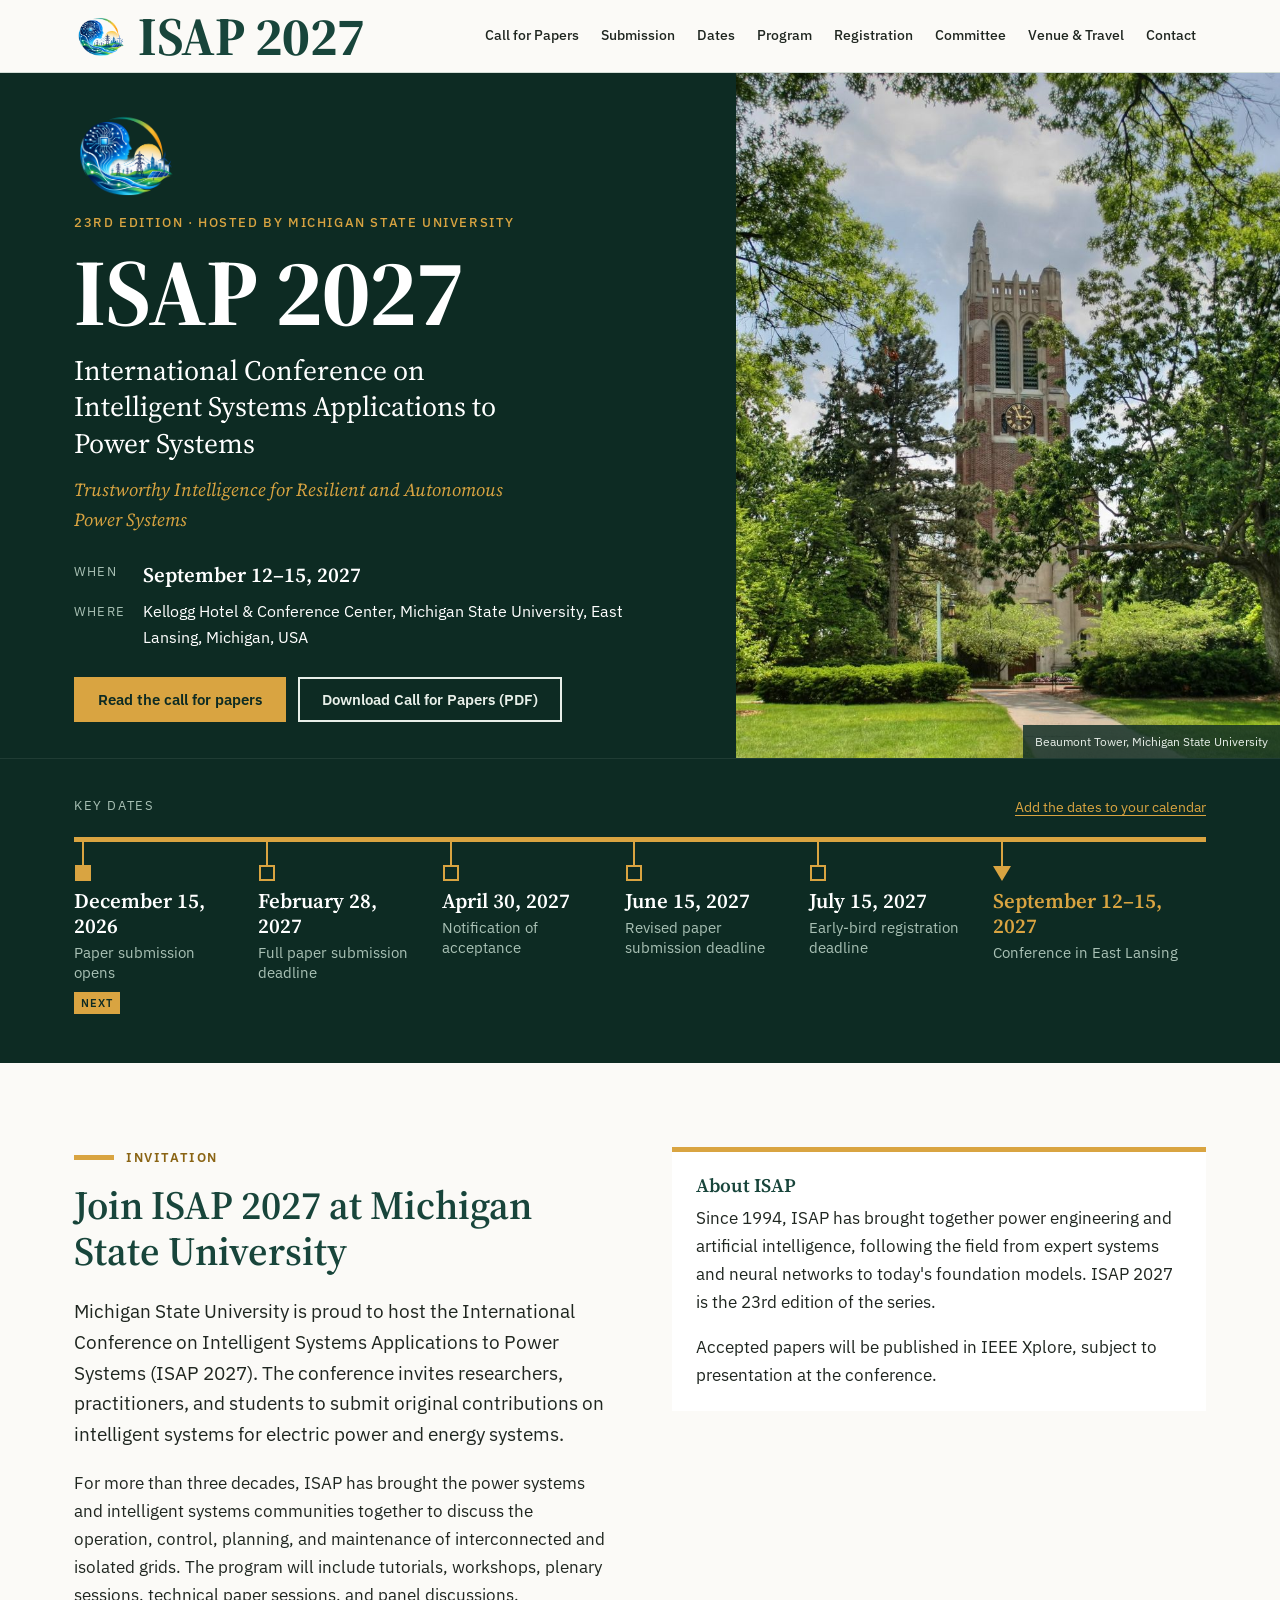
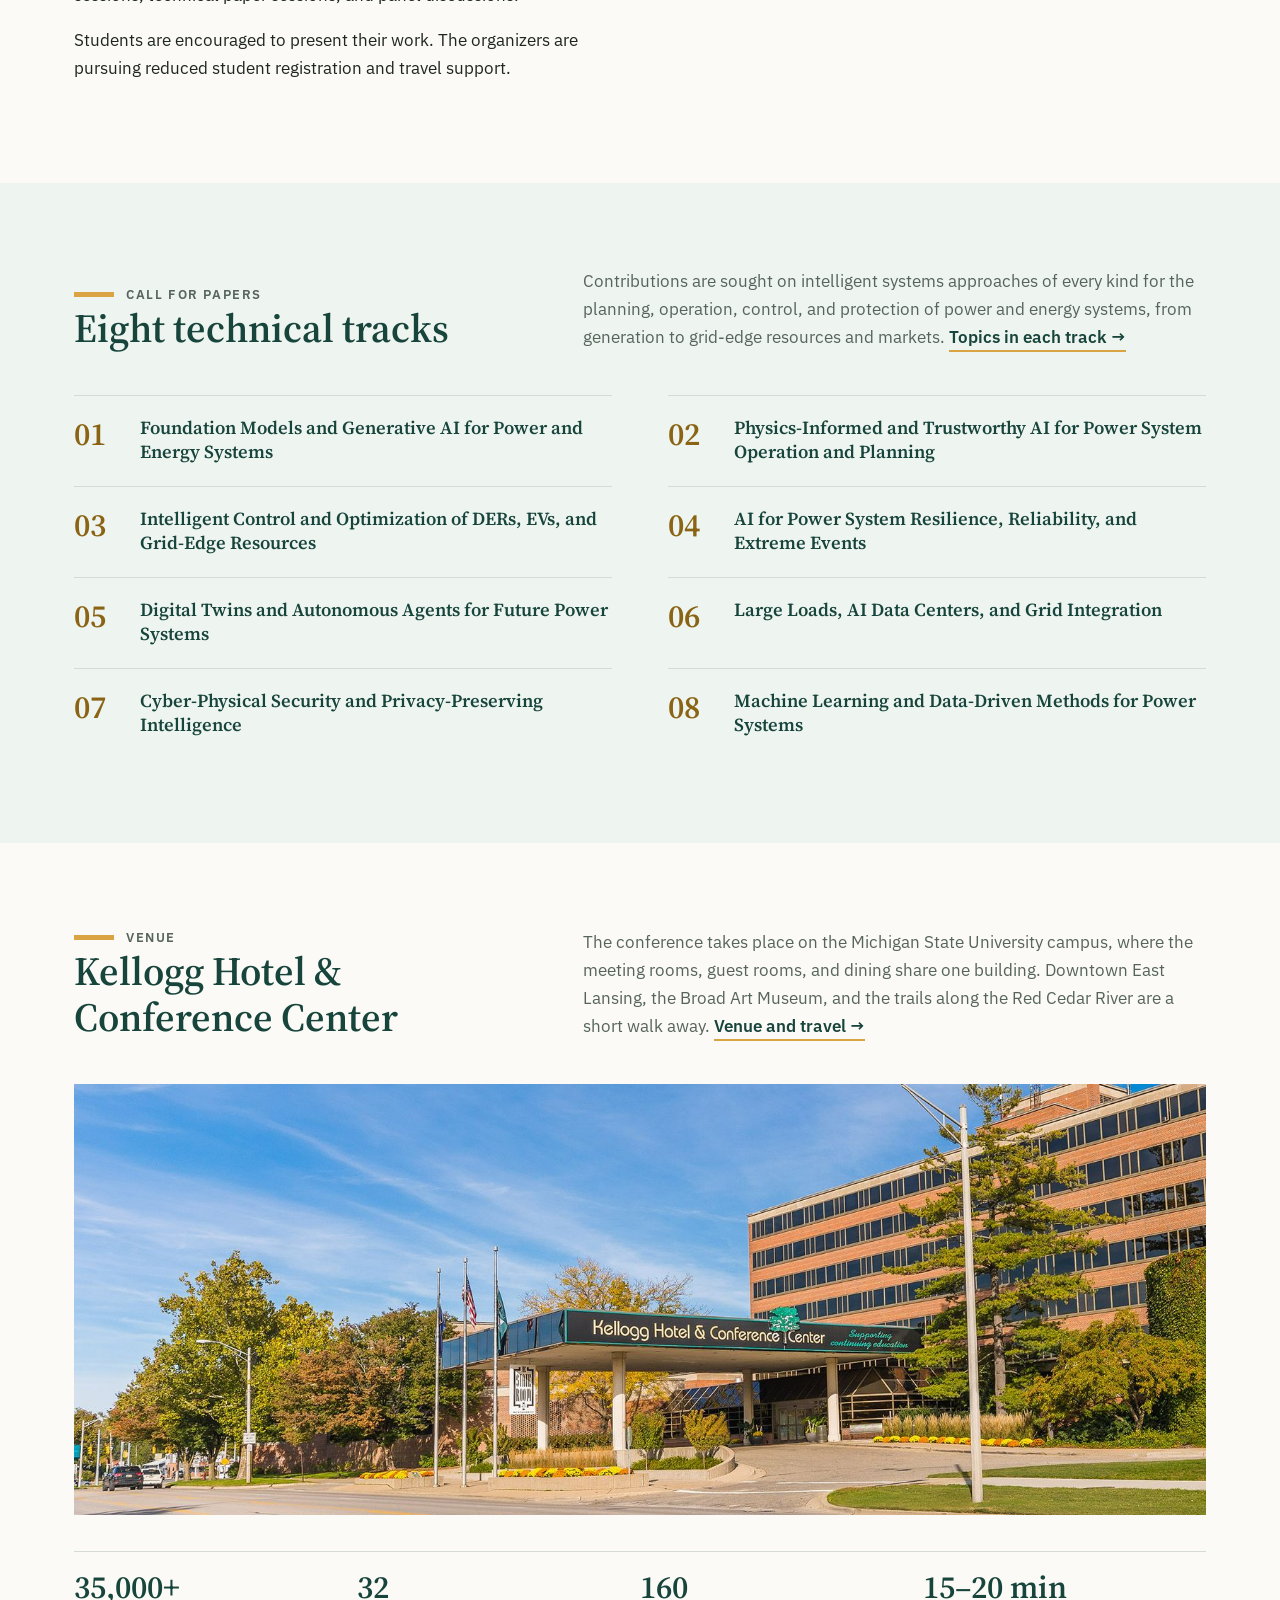
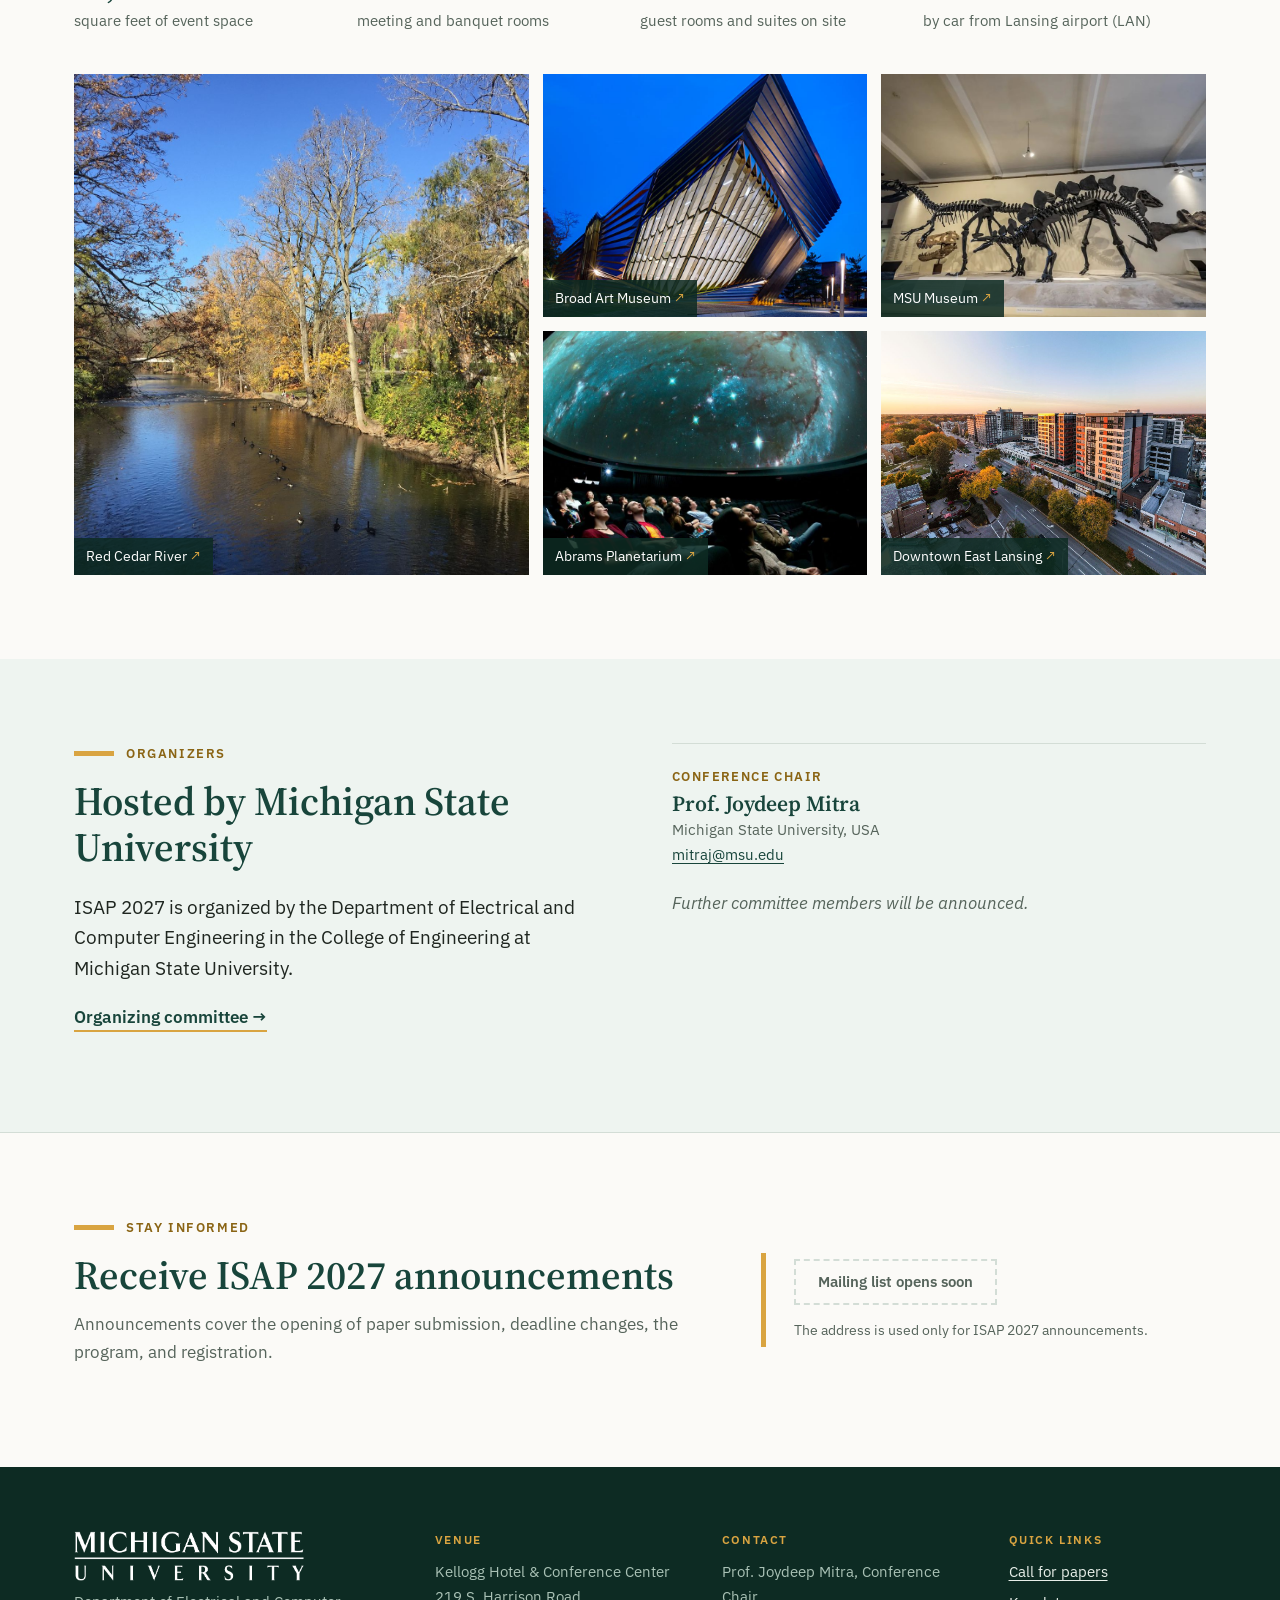
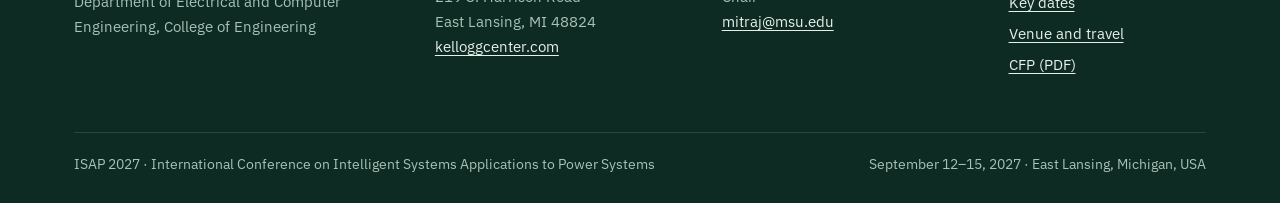
<file: index.html>
<!doctype html>
<html lang="en">
<head>
<meta charset="utf-8">
<meta name="viewport" content="width=device-width, initial-scale=1">
<title>ISAP 2027 | International Conference on Intelligent Systems Applications to Power Systems</title>
<meta name="description" content="ISAP 2027, the 23rd International Conference on Intelligent Systems Applications to Power Systems, September 12–15, 2027, at Michigan State University, East Lansing, Michigan, USA.">
<meta property="og:title" content="ISAP 2027 at Michigan State University">
<meta property="og:description" content="International Conference on Intelligent Systems Applications to Power Systems. September 12–15, 2027, East Lansing, Michigan, USA.">
<meta name="theme-color" content="#0d2b23">
<meta name="robots" content="noindex"><!-- draft preview: remove at launch -->
<!-- Link preview for LinkedIn, email, and social posts (image source: ../share-card.html) -->
<meta property="og:type" content="website">
<meta property="og:site_name" content="ISAP 2027">
<meta property="og:url" content="https://isap2027.msu.edu/">
<meta property="og:image" content="https://isap2027.msu.edu/assets/img/share-card.jpg">
<meta property="og:image:width" content="1200">
<meta property="og:image:height" content="630">
<meta property="og:image:alt" content="ISAP 2027 call for papers. September 12–15, 2027, East Lansing, Michigan. Hosted by Michigan State University.">
<meta name="twitter:card" content="summary_large_image">
<link rel="icon" href="favicon.png">
<link rel="preconnect" href="https://fonts.googleapis.com">
<link rel="preconnect" href="https://fonts.gstatic.com" crossorigin>
<link rel="stylesheet" href="https://fonts.googleapis.com/css2?family=IBM+Plex+Sans:ital,wght@0,400;0,500;0,600;1,400&family=Source+Serif+4:ital,opsz,wght@0,8..60,400;0,8..60,600;0,8..60,700;1,8..60,400&display=swap">
<link rel="stylesheet" href="css/site.css">
<script>document.documentElement.className = 'js';</script>
</head>
<body>
<a class="skip" href="#main">Skip to content</a>

<header class="site-header">
  <div class="wrap">
    <a class="brand" href="./"><img src="assets/img/isap-emblem-sm.png" alt="" width="52" height="40"><span><b>ISAP 2027</b></span></a>
    <button class="menu-btn" aria-expanded="false" aria-controls="site-nav"><span></span>Menu</button>
    <nav id="site-nav" class="site-nav" aria-label="Main">
      <ul>
        <li><a href="callforpapers/">Call for Papers</a></li>
        <li><a href="submission/">Submission</a></li>
        <li><a href="dates/">Dates</a></li>
        <li><a href="program/">Program</a></li>
        <li><a href="registration/">Registration</a></li>
        <li><a href="committee/">Committee</a></li>
        <li><a href="venue/">Venue &amp; Travel</a></li>
        <li><a href="contact/">Contact</a></li>
      </ul>
    </nav>
  </div>
</header>

<main id="main">

<section class="hero">
  <div class="hero-grid">
    <div class="hero-text">
      <img class="hero-emblem" src="assets/img/isap-emblem.png" alt="ISAP 2027 emblem" width="480" height="370">
      <p class="eyebrow">23rd edition · Hosted by Michigan State University</p>
      <h1><span class="mark">ISAP 2027</span>International Conference on Intelligent Systems Applications to Power Systems</h1>
      <p class="theme">Trustworthy Intelligence for Resilient and Autonomous Power Systems</p>
      <dl class="facts">
        <dt>When</dt><dd><b>September 12–15, 2027</b></dd>
        <dt>Where</dt><dd><a href="https://www.google.com/maps/search/?api=1&amp;query=Kellogg+Hotel+%26+Conference+Center+219+S+Harrison+Rd+East+Lansing+MI+48824">Kellogg Hotel &amp; Conference Center, Michigan State University, East Lansing, Michigan, USA</a></dd>
      </dl>
      <p class="actions">
        <a class="btn" href="callforpapers/">Read the call for papers</a>
        <a class="btn ghost" href="assets/docs/ISAP2027_Call_for_Papers.pdf">Download Call for Papers (PDF)</a>
      </p>
    </div>
    <figure class="hero-photo">
      <img src="assets/img/beaumont-tower.jpg" alt="Beaumont Tower framed by trees on the Michigan State University campus" width="1600" height="1066">
      <figcaption>Beaumont Tower, Michigan State University</figcaption>
    </figure>
  </div>
  <div class="feeder-band">
    <div class="wrap">
      <p class="label"><span>Key dates</span><a href="dates/#calendar">Add the dates to your calendar</a></p>
      <ol class="feeder" data-dates>
        <li data-date="2026-12-15"><i class="brk"></i><span class="d">December 15, 2026</span><span class="t">Paper submission opens</span><span class="tag">Next</span></li>
        <li data-date="2027-02-28"><i class="brk"></i><span class="d">February 28, 2027</span><span class="t">Full paper submission deadline</span><span class="tag">Next</span></li>
        <li data-date="2027-04-30"><i class="brk"></i><span class="d">April 30, 2027</span><span class="t">Notification of acceptance</span><span class="tag">Next</span></li>
        <li data-date="2027-06-15"><i class="brk"></i><span class="d">June 15, 2027</span><span class="t">Revised paper submission deadline</span><span class="tag">Next</span></li>
        <li data-date="2027-07-15"><i class="brk"></i><span class="d">July 15, 2027</span><span class="t">Early-bird registration deadline</span><span class="tag">Next</span></li>
        <li class="load" data-date="2027-09-15"><i class="brk"></i><span class="d">September 12–15, 2027</span><span class="t">Conference in East Lansing</span><span class="tag">Next</span></li>
      </ol>
    </div>
  </div>
</section>

<section class="block">
  <div class="wrap two-col">
    <div>
      <p class="kicker">Invitation</p>
      <h2>Join ISAP 2027 at Michigan State University</h2>
      <p class="lead" style="margin-top:22px">Michigan State University is proud to host the International Conference on Intelligent Systems Applications to Power Systems (ISAP 2027). The conference invites researchers, practitioners, and students to submit original contributions on intelligent systems for electric power and energy systems.</p>
      <p>For more than three decades, ISAP has brought the power systems and intelligent systems communities together to discuss the operation, control, planning, and maintenance of interconnected and isolated grids. The program will include tutorials, workshops, plenary sessions, technical paper sessions, and panel discussions.</p>
      <p>Students are encouraged to present their work. The organizers are pursuing reduced student registration and travel support.</p>
    </div>
    <div class="aside-note">
      <h3>About ISAP</h3>
      <p>Since 1994, ISAP has brought together power engineering and artificial intelligence, following the field from expert systems and neural networks to today's foundation models. ISAP 2027 is the 23rd edition of the series.</p>
      <p>Accepted papers will be published in IEEE Xplore, subject to presentation at the conference.</p>
    </div>
  </div>
</section>

<section class="block tint">
  <div class="wrap">
    <div class="split-head">
      <div>
        <p class="kicker">Call for Papers</p>
        <h2>Eight technical tracks</h2>
      </div>
      <p>Contributions are sought on intelligent systems approaches of every kind for the planning, operation, control, and protection of power and energy systems, from generation to grid-edge resources and markets. <a class="more" href="callforpapers/">Topics in each track</a></p>
    </div>
    <ol class="tracks">
      <li><h3>Foundation Models and Generative AI for Power and Energy Systems</h3></li>
      <li><h3>Physics-Informed and Trustworthy AI for Power System Operation and Planning</h3></li>
      <li><h3>Intelligent Control and Optimization of DERs, EVs, and Grid-Edge Resources</h3></li>
      <li><h3>AI for Power System Resilience, Reliability, and Extreme Events</h3></li>
      <li><h3>Digital Twins and Autonomous Agents for Future Power Systems</h3></li>
      <li><h3>Large Loads, AI Data Centers, and Grid Integration</h3></li>
      <li><h3>Cyber-Physical Security and Privacy-Preserving Intelligence</h3></li>
      <li><h3>Machine Learning and Data-Driven Methods for Power Systems</h3></li>
    </ol>
  </div>
</section>

<section class="block">
  <div class="wrap">
    <div class="split-head">
      <div>
        <p class="kicker">Venue</p>
        <h2>Kellogg Hotel &amp; Conference Center</h2>
      </div>
      <p>The conference takes place on the Michigan State University campus, where the meeting rooms, guest rooms, and dining share one building. Downtown East Lansing, the Broad Art Museum, and the trails along the Red Cedar River are a short walk away. <a class="more" href="venue/">Venue and travel</a></p>
    </div>
    <figure class="venue-photo">
      <img src="assets/img/kellogg-center.jpg" alt="Entrance of the Kellogg Hotel and Conference Center" width="1600" height="609" loading="lazy">
    </figure>
    <dl class="figures">
      <div><dt>35,000+</dt><dd>square feet of event space</dd></div>
      <div><dt>32</dt><dd>meeting and banquet rooms</dd></div>
      <div><dt>160</dt><dd>guest rooms and suites on site</dd></div>
      <div><dt>15–20 min</dt><dd>by car from Lansing airport (LAN)</dd></div>
    </dl>
    <div class="campus">
      <figure><img src="assets/img/red-cedar-river.jpg" alt="The Red Cedar River in autumn on the MSU campus" width="1600" height="1200" loading="lazy"><figcaption><a href="https://mitrails.org/trail/msu-river-trail/">Red Cedar River</a></figcaption></figure>
      <figure><img src="assets/img/broad-art-museum.jpg" alt="The Broad Art Museum at dusk" width="1200" height="666" loading="lazy"><figcaption><a href="https://broadmuseum.msu.edu/">Broad Art Museum</a></figcaption></figure>
      <figure><img src="assets/img/msu-museum.jpg" alt="Dinosaur skeletons in the MSU Museum" width="1000" height="663" loading="lazy"><figcaption><a href="https://museum.msu.edu/">MSU Museum</a></figcaption></figure>
      <figure><img src="assets/img/abrams-planetarium.jpg" alt="Visitors under the dome of Abrams Planetarium" width="1000" height="562" loading="lazy"><figcaption><a href="https://abramsplanetarium.natsci.msu.edu/">Abrams Planetarium</a></figcaption></figure>
      <figure><img src="assets/img/downtown-east-lansing.jpg" alt="Aerial view of downtown East Lansing at sunset" width="1400" height="933" loading="lazy"><figcaption><a href="https://www.cityofeastlansing.com/2621/Downtown-East-Lansing">Downtown East Lansing</a></figcaption></figure>
    </div>
  </div>
</section>

<section class="block tint">
  <div class="wrap two-col">
    <div>
      <p class="kicker">Organizers</p>
      <h2>Hosted by Michigan State University</h2>
      <p class="lead" style="margin-top:22px">ISAP 2027 is organized by the Department of Electrical and Computer Engineering in the College of Engineering at Michigan State University.</p>
      <p><a class="more" href="committee/">Organizing committee</a></p>
    </div>
    <div>
      <div class="person">
        <div>
          <p class="role">Conference Chair</p>
          <p class="name">Prof. Joydeep Mitra</p>
          <p class="aff">Michigan State University, USA<br><a href="mailto:mitraj@msu.edu">mitraj@msu.edu</a></p>
        </div>
      </div>
      <p class="tba">Further committee members will be announced.</p>
    </div>
  </div>
</section>

<section class="block signup" id="updates">
  <div class="wrap signup-grid">
    <div>
      <p class="kicker">Stay informed</p>
      <h2>Receive ISAP 2027 announcements</h2>
      <p class="muted">Announcements cover the opening of paper submission, deadline changes, the program, and registration.</p>
    </div>
    <div class="signup-box">
      <a class="btn dark" href="#subscribe-link" data-subscribe>Subscribe for updates</a>
      <p class="fine">The address is used only for ISAP 2027 announcements.</p>
    </div>
  </div>
</section>

</main>

<footer class="site-footer">
  <div class="wrap">
    <div class="foot-grid">
      <div class="foot-mark">
        <img src="assets/img/msu-wordmark-white.png" alt="Michigan State University" width="725" height="156">
        <p>Department of Electrical and Computer Engineering, College of Engineering</p>
      </div>
      <div>
        <h2>Venue</h2>
        <p>Kellogg Hotel &amp; Conference Center<br>219 S. Harrison Road<br>East Lansing, MI 48824<br><a href="https://kelloggcenter.com/">kelloggcenter.com</a></p>
      </div>
      <div>
        <h2>Contact</h2>
        <p>Prof. Joydeep Mitra, Conference Chair<br><a href="mailto:mitraj@msu.edu">mitraj@msu.edu</a></p>
      </div>
      <div>
        <h2>Quick links</h2>
        <ul>
          <li><a href="callforpapers/">Call for papers</a></li>
          <li><a href="dates/">Key dates</a></li>
          <li><a href="venue/">Venue and travel</a></li>
          <li><a href="assets/docs/ISAP2027_Call_for_Papers.pdf">CFP (PDF)</a></li>
        </ul>
      </div>
    </div>
    <div class="foot-base">
      <span>ISAP 2027 · International Conference on Intelligent Systems Applications to Power Systems</span>
      <span>September 12–15, 2027 · East Lansing, Michigan, USA</span>
    </div>
  </div>
</footer>

<script src="js/site.js" defer></script>
</body>
</html>
</file>
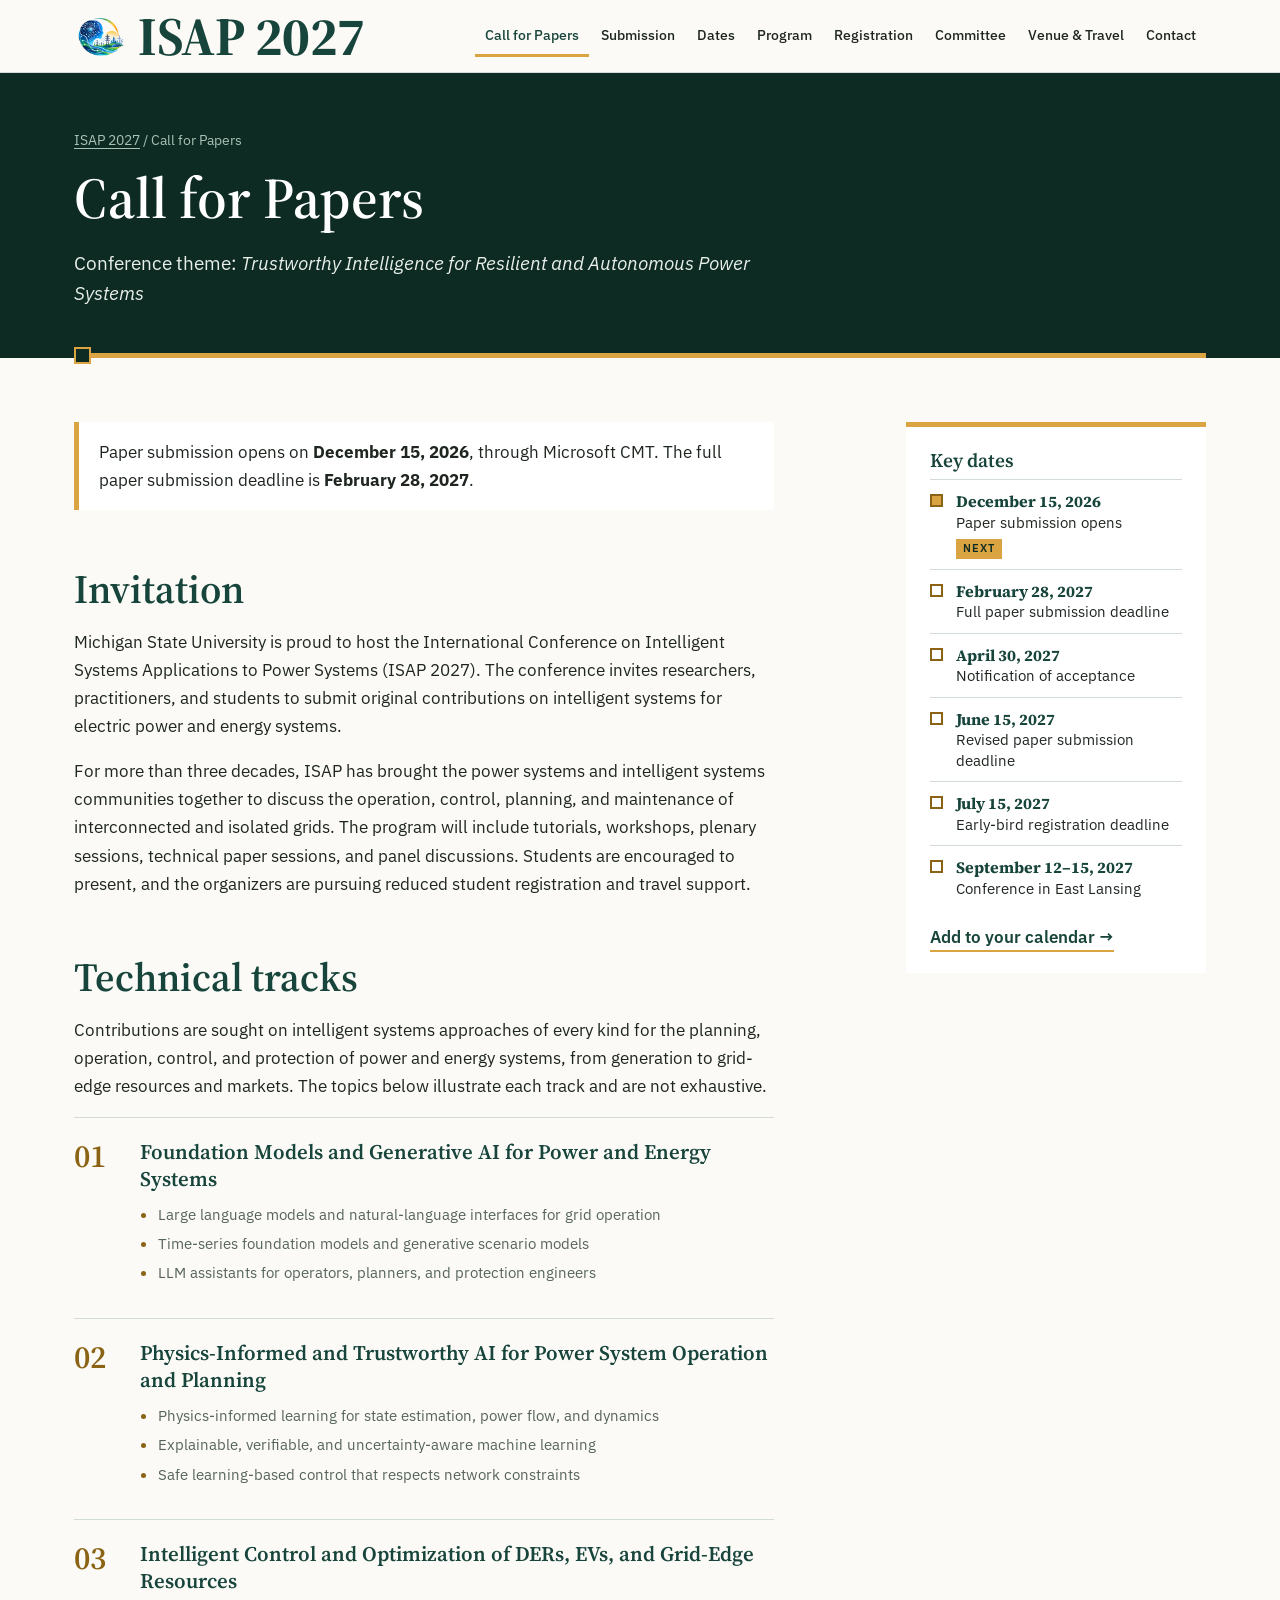
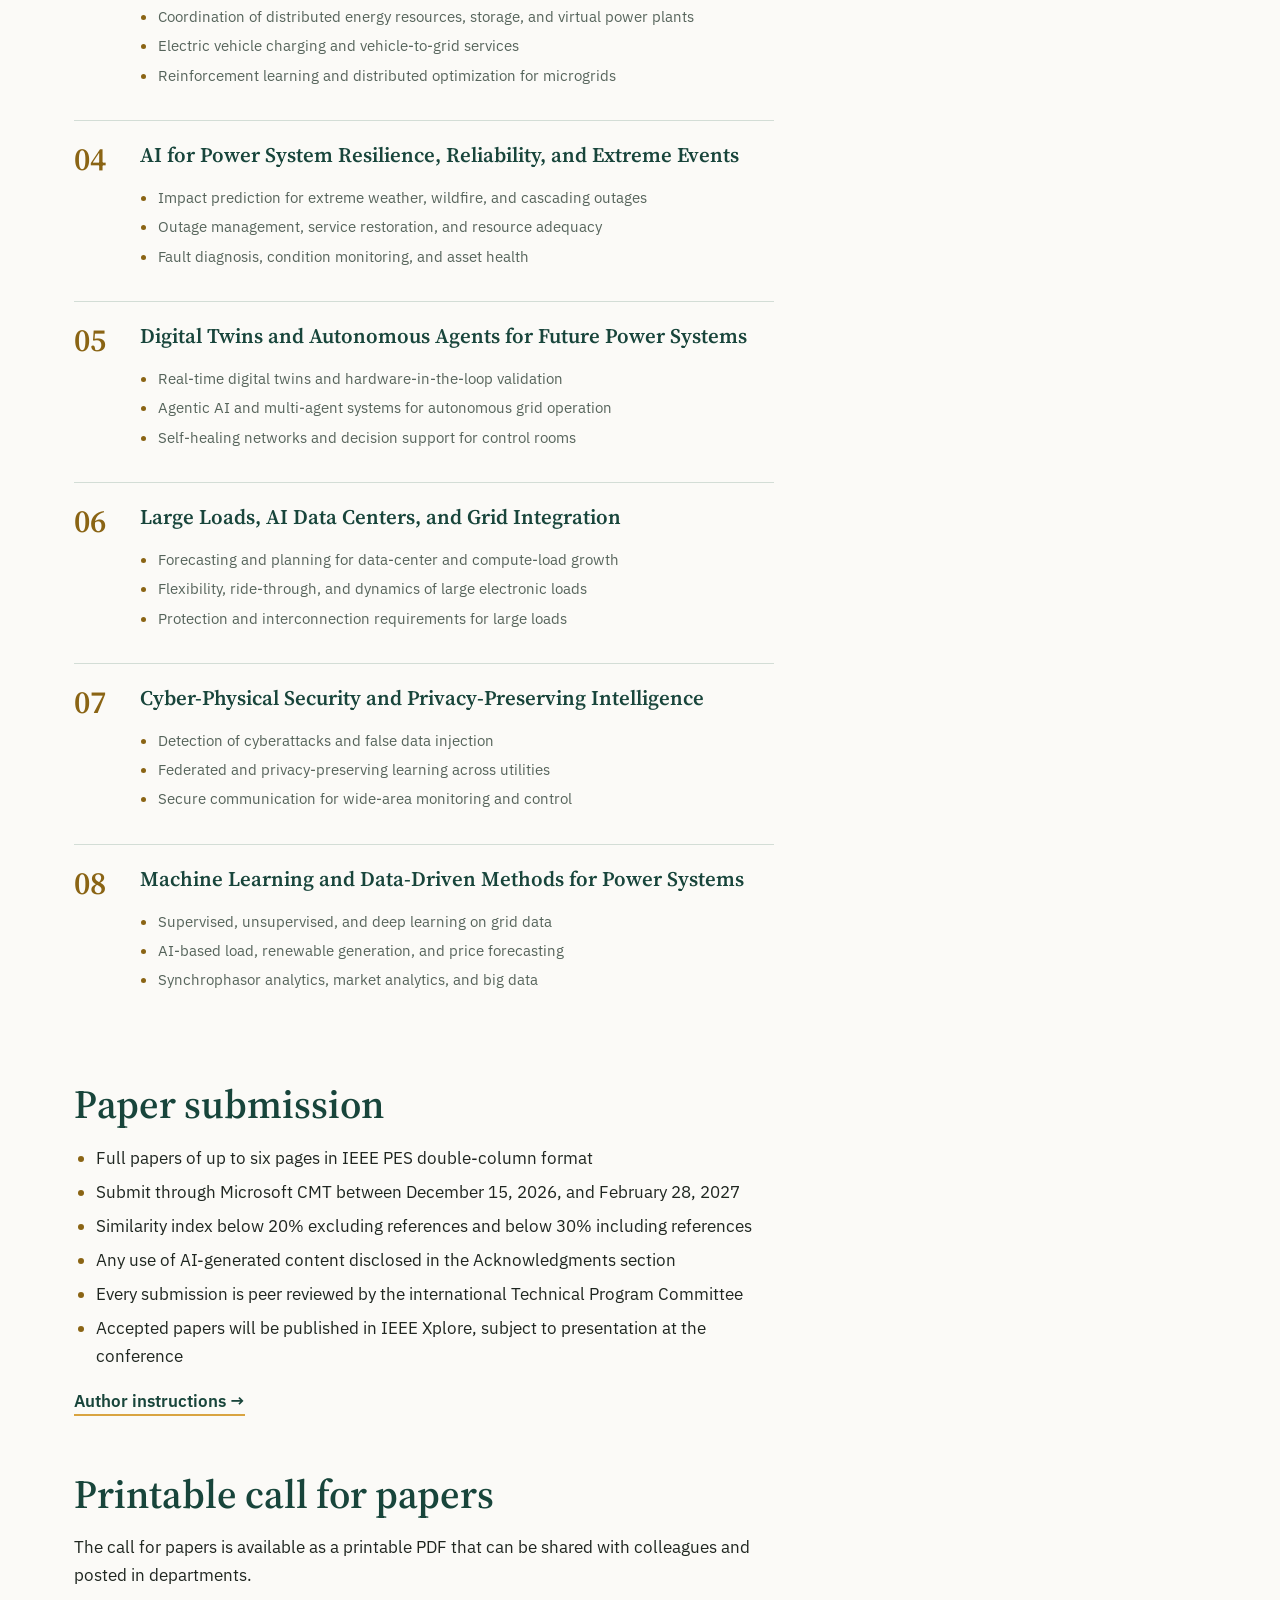
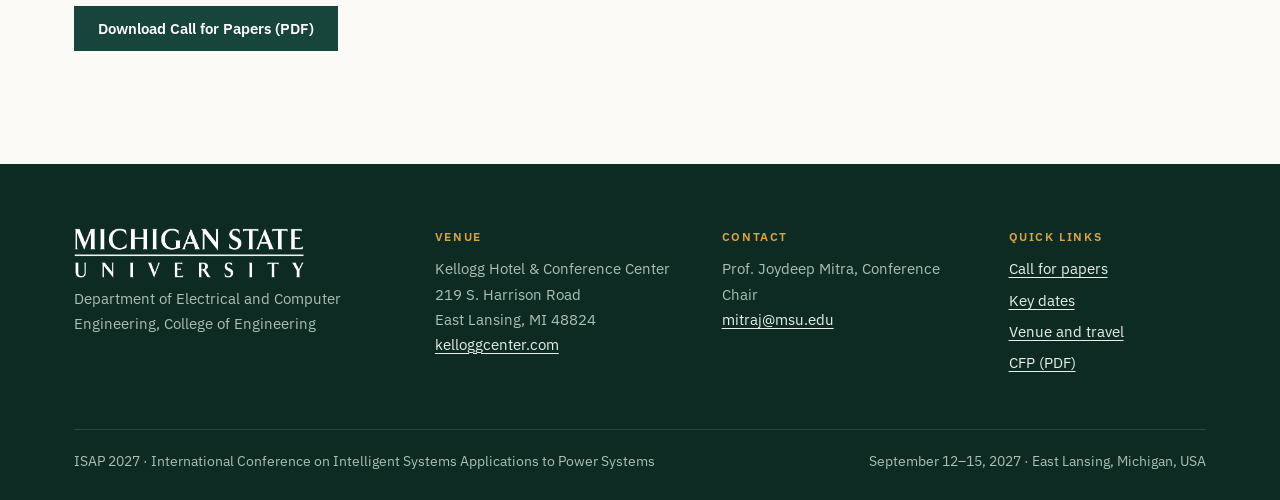
<file: callforpapers/index.html>
<!doctype html>
<html lang="en">
<head>
<meta charset="utf-8">
<meta name="viewport" content="width=device-width, initial-scale=1">
<title>Call for Papers | ISAP 2027</title>
<meta name="description" content="Call for papers for ISAP 2027: eight technical tracks on intelligent systems for power and energy systems. Full papers due February 28, 2027.">
<meta name="theme-color" content="#0d2b23">
<meta name="robots" content="noindex"><!-- draft preview: remove at launch -->
<meta property="og:type" content="website">
<meta property="og:site_name" content="ISAP 2027">
<meta property="og:title" content="Call for Papers | ISAP 2027">
<meta property="og:url" content="https://isap2027.msu.edu/callforpapers/">
<meta property="og:image" content="https://isap2027.msu.edu/assets/img/share-card.jpg">
<meta property="og:image:width" content="1200">
<meta property="og:image:height" content="630">
<meta property="og:image:alt" content="ISAP 2027 call for papers. September 12–15, 2027, East Lansing, Michigan. Hosted by Michigan State University.">
<meta name="twitter:card" content="summary_large_image">
<link rel="icon" href="../favicon.png">
<link rel="preconnect" href="https://fonts.googleapis.com">
<link rel="preconnect" href="https://fonts.gstatic.com" crossorigin>
<link rel="stylesheet" href="https://fonts.googleapis.com/css2?family=IBM+Plex+Sans:ital,wght@0,400;0,500;0,600;1,400&family=Source+Serif+4:ital,opsz,wght@0,8..60,400;0,8..60,600;0,8..60,700;1,8..60,400&display=swap">
<link rel="stylesheet" href="../css/site.css">
<script>document.documentElement.className = 'js';</script>
</head>
<body>
<a class="skip" href="#main">Skip to content</a>

<header class="site-header">
  <div class="wrap">
    <a class="brand" href="../"><img src="../assets/img/isap-emblem-sm.png" alt="" width="52" height="40"><span><b>ISAP 2027</b></span></a>
    <button class="menu-btn" aria-expanded="false" aria-controls="site-nav"><span></span>Menu</button>
    <nav id="site-nav" class="site-nav" aria-label="Main">
      <ul>
        <li><a href="../callforpapers/" aria-current="page">Call for Papers</a></li>
        <li><a href="../submission/">Submission</a></li>
        <li><a href="../dates/">Dates</a></li>
        <li><a href="../program/">Program</a></li>
        <li><a href="../registration/">Registration</a></li>
        <li><a href="../committee/">Committee</a></li>
        <li><a href="../venue/">Venue &amp; Travel</a></li>
        <li><a href="../contact/">Contact</a></li>
      </ul>
    </nav>
  </div>
</header>

<main id="main">
<section class="page-head">
  <div class="wrap">
    <p class="trail"><a href="../">ISAP 2027</a> / Call for Papers</p>
    <h1>Call for Papers</h1>
    <p class="lead">Conference theme: <em>Trustworthy Intelligence for Resilient and Autonomous Power Systems</em></p>
    <div class="bus"></div>
  </div>
</section>

<div class="wrap content">
  <article class="prose">
    <p class="notice">Paper submission opens on <b>December 15, 2026</b>, through Microsoft CMT. The full paper submission deadline is <b>February 28, 2027</b>.</p>

    <h2>Invitation</h2>
    <p>Michigan State University is proud to host the International Conference on Intelligent Systems Applications to Power Systems (ISAP 2027). The conference invites researchers, practitioners, and students to submit original contributions on intelligent systems for electric power and energy systems.</p>
    <p>For more than three decades, ISAP has brought the power systems and intelligent systems communities together to discuss the operation, control, planning, and maintenance of interconnected and isolated grids. The program will include tutorials, workshops, plenary sessions, technical paper sessions, and panel discussions. Students are encouraged to present, and the organizers are pursuing reduced student registration and travel support.</p>

    <h2>Technical tracks</h2>
    <p>Contributions are sought on intelligent systems approaches of every kind for the planning, operation, control, and protection of power and energy systems, from generation to grid-edge resources and markets. The topics below illustrate each track and are not exhaustive.</p>
    <ol class="tracks one">
      <li><h3>Foundation Models and Generative AI for Power and Energy Systems</h3>
        <ul><li>Large language models and natural-language interfaces for grid operation</li><li>Time-series foundation models and generative scenario models</li><li>LLM assistants for operators, planners, and protection engineers</li></ul></li>
      <li><h3>Physics-Informed and Trustworthy AI for Power System Operation and Planning</h3>
        <ul><li>Physics-informed learning for state estimation, power flow, and dynamics</li><li>Explainable, verifiable, and uncertainty-aware machine learning</li><li>Safe learning-based control that respects network constraints</li></ul></li>
      <li><h3>Intelligent Control and Optimization of DERs, EVs, and Grid-Edge Resources</h3>
        <ul><li>Coordination of distributed energy resources, storage, and virtual power plants</li><li>Electric vehicle charging and vehicle-to-grid services</li><li>Reinforcement learning and distributed optimization for microgrids</li></ul></li>
      <li><h3>AI for Power System Resilience, Reliability, and Extreme Events</h3>
        <ul><li>Impact prediction for extreme weather, wildfire, and cascading outages</li><li>Outage management, service restoration, and resource adequacy</li><li>Fault diagnosis, condition monitoring, and asset health</li></ul></li>
      <li><h3>Digital Twins and Autonomous Agents for Future Power Systems</h3>
        <ul><li>Real-time digital twins and hardware-in-the-loop validation</li><li>Agentic AI and multi-agent systems for autonomous grid operation</li><li>Self-healing networks and decision support for control rooms</li></ul></li>
      <li><h3>Large Loads, AI Data Centers, and Grid Integration</h3>
        <ul><li>Forecasting and planning for data-center and compute-load growth</li><li>Flexibility, ride-through, and dynamics of large electronic loads</li><li>Protection and interconnection requirements for large loads</li></ul></li>
      <li><h3>Cyber-Physical Security and Privacy-Preserving Intelligence</h3>
        <ul><li>Detection of cyberattacks and false data injection</li><li>Federated and privacy-preserving learning across utilities</li><li>Secure communication for wide-area monitoring and control</li></ul></li>
      <li><h3>Machine Learning and Data-Driven Methods for Power Systems</h3>
        <ul><li>Supervised, unsupervised, and deep learning on grid data</li><li>AI-based load, renewable generation, and price forecasting</li><li>Synchrophasor analytics, market analytics, and big data</li></ul></li>
    </ol>

    <h2>Paper submission</h2>
    <ul>
      <li>Full papers of up to six pages in IEEE PES double-column format</li>
      <li>Submit through Microsoft CMT between December 15, 2026, and February 28, 2027</li>
      <li>Similarity index below 20% excluding references and below 30% including references</li>
      <li>Any use of AI-generated content disclosed in the Acknowledgments section</li>
      <li>Every submission is peer reviewed by the international Technical Program Committee</li>
      <li>Accepted papers will be published in IEEE Xplore, subject to presentation at the conference</li>
    </ul>
    <p><a class="more" href="../submission/">Author instructions</a></p>

    <h2>Printable call for papers</h2>
    <p>The call for papers is available as a printable PDF that can be shared with colleagues and posted in departments.</p>
    <p><a class="btn dark" href="../assets/docs/ISAP2027_Call_for_Papers.pdf">Download Call for Papers (PDF)</a></p>
  </article>

  <aside>
    <div class="aside-note">
      <h3>Key dates</h3>
      <ol class="mini-dates" data-dates>
        <li data-date="2026-12-15"><i class="brk"></i><b>December 15, 2026</b>Paper submission opens<br><span class="tag">Next</span></li>
        <li data-date="2027-02-28"><i class="brk"></i><b>February 28, 2027</b>Full paper submission deadline<br><span class="tag">Next</span></li>
        <li data-date="2027-04-30"><i class="brk"></i><b>April 30, 2027</b>Notification of acceptance<br><span class="tag">Next</span></li>
        <li data-date="2027-06-15"><i class="brk"></i><b>June 15, 2027</b>Revised paper submission deadline<br><span class="tag">Next</span></li>
        <li data-date="2027-07-15"><i class="brk"></i><b>July 15, 2027</b>Early-bird registration deadline<br><span class="tag">Next</span></li>
        <li data-date="2027-09-15"><i class="brk"></i><b>September 12–15, 2027</b>Conference in East Lansing<br><span class="tag">Next</span></li>
      </ol>
      <p style="margin-top:14px"><a class="more" href="../dates/#calendar">Add to your calendar</a></p>
    </div>
  </aside>
</div>
</main>

<footer class="site-footer">
  <div class="wrap">
    <div class="foot-grid">
      <div class="foot-mark">
        <img src="../assets/img/msu-wordmark-white.png" alt="Michigan State University" width="725" height="156">
        <p>Department of Electrical and Computer Engineering, College of Engineering</p>
      </div>
      <div>
        <h2>Venue</h2>
        <p>Kellogg Hotel &amp; Conference Center<br>219 S. Harrison Road<br>East Lansing, MI 48824<br><a href="https://kelloggcenter.com/">kelloggcenter.com</a></p>
      </div>
      <div>
        <h2>Contact</h2>
        <p>Prof. Joydeep Mitra, Conference Chair<br><a href="mailto:mitraj@msu.edu">mitraj@msu.edu</a></p>
      </div>
      <div>
        <h2>Quick links</h2>
        <ul>
          <li><a href="../callforpapers/">Call for papers</a></li>
          <li><a href="../dates/">Key dates</a></li>
          <li><a href="../venue/">Venue and travel</a></li>
          <li><a href="../assets/docs/ISAP2027_Call_for_Papers.pdf">CFP (PDF)</a></li>
        </ul>
      </div>
    </div>
    <div class="foot-base">
      <span>ISAP 2027 · International Conference on Intelligent Systems Applications to Power Systems</span>
      <span>September 12–15, 2027 · East Lansing, Michigan, USA</span>
    </div>
  </div>
</footer>

<script src="../js/site.js" defer></script>
</body>
</html>
</file>
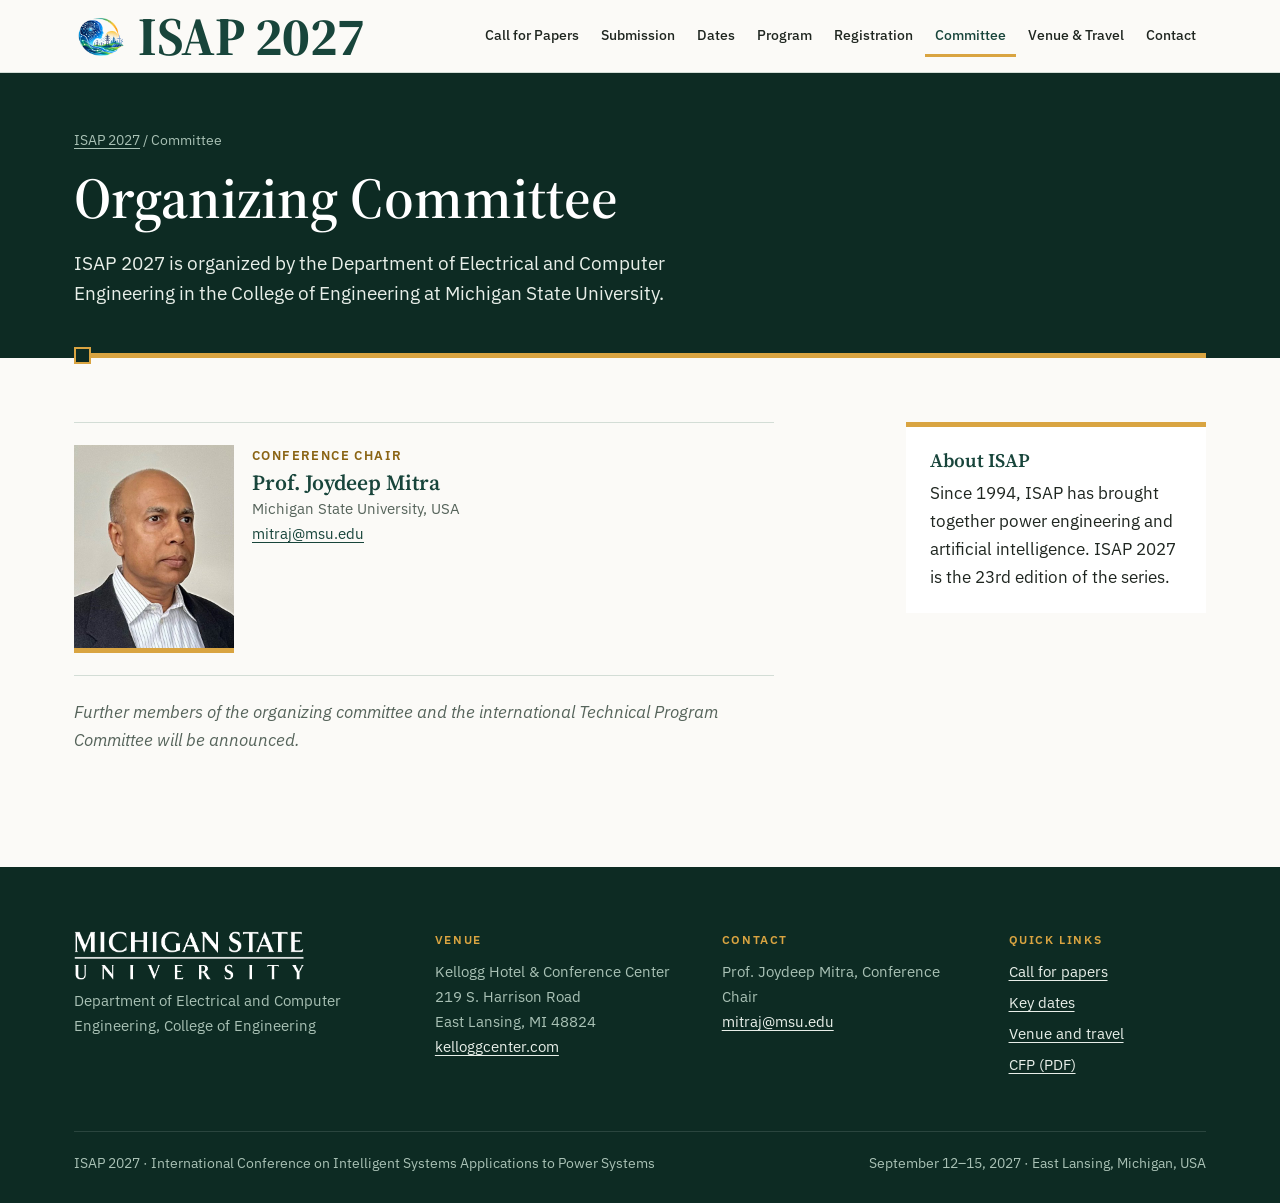
<file: committee/index.html>
<!doctype html>
<html lang="en">
<head>
<meta charset="utf-8">
<meta name="viewport" content="width=device-width, initial-scale=1">
<title>Committee | ISAP 2027</title>
<meta name="description" content="Organizing committee of ISAP 2027 at Michigan State University. Conference Chair: Prof. Joydeep Mitra.">
<meta name="theme-color" content="#0d2b23">
<meta name="robots" content="noindex"><!-- draft preview: remove at launch -->
<meta property="og:type" content="website">
<meta property="og:site_name" content="ISAP 2027">
<meta property="og:title" content="Committee | ISAP 2027">
<meta property="og:url" content="https://isap2027.msu.edu/committee/">
<meta property="og:image" content="https://isap2027.msu.edu/assets/img/share-card.jpg">
<meta property="og:image:width" content="1200">
<meta property="og:image:height" content="630">
<meta property="og:image:alt" content="ISAP 2027 call for papers. September 12–15, 2027, East Lansing, Michigan. Hosted by Michigan State University.">
<meta name="twitter:card" content="summary_large_image">
<link rel="icon" href="../favicon.png">
<link rel="preconnect" href="https://fonts.googleapis.com">
<link rel="preconnect" href="https://fonts.gstatic.com" crossorigin>
<link rel="stylesheet" href="https://fonts.googleapis.com/css2?family=IBM+Plex+Sans:ital,wght@0,400;0,500;0,600;1,400&family=Source+Serif+4:ital,opsz,wght@0,8..60,400;0,8..60,600;0,8..60,700;1,8..60,400&display=swap">
<link rel="stylesheet" href="../css/site.css">
<script>document.documentElement.className = 'js';</script>
</head>
<body>
<a class="skip" href="#main">Skip to content</a>

<header class="site-header">
  <div class="wrap">
    <a class="brand" href="../"><img src="../assets/img/isap-emblem-sm.png" alt="" width="52" height="40"><span><b>ISAP 2027</b></span></a>
    <button class="menu-btn" aria-expanded="false" aria-controls="site-nav"><span></span>Menu</button>
    <nav id="site-nav" class="site-nav" aria-label="Main">
      <ul>
        <li><a href="../callforpapers/">Call for Papers</a></li>
        <li><a href="../submission/">Submission</a></li>
        <li><a href="../dates/">Dates</a></li>
        <li><a href="../program/">Program</a></li>
        <li><a href="../registration/">Registration</a></li>
        <li><a href="../committee/" aria-current="page">Committee</a></li>
        <li><a href="../venue/">Venue &amp; Travel</a></li>
        <li><a href="../contact/">Contact</a></li>
      </ul>
    </nav>
  </div>
</header>

<main id="main">
<section class="page-head">
  <div class="wrap">
    <p class="trail"><a href="../">ISAP 2027</a> / Committee</p>
    <h1>Organizing Committee</h1>
    <p class="lead">ISAP 2027 is organized by the Department of Electrical and Computer Engineering in the College of Engineering at Michigan State University.</p>
    <div class="bus"></div>
  </div>
</section>

<div class="wrap content">
  <article class="prose">
    <div class="person">
      <img src="../assets/img/joydeep-mitra.jpg" alt="Prof. Joydeep Mitra" width="480" height="608">
      <div>
        <p class="role">Conference Chair</p>
        <p class="name">Prof. Joydeep Mitra</p>
        <p class="aff">Michigan State University, USA<br><a href="mailto:mitraj@msu.edu">mitraj@msu.edu</a></p>
      </div>
    </div>
    <p class="tba" style="border-top:1px solid var(--rule); padding-top:22px">Further members of the organizing committee and the international Technical Program Committee will be announced.</p>
  </article>

  <aside>
    <div class="aside-note">
      <h3>About ISAP</h3>
      <p>Since 1994, ISAP has brought together power engineering and artificial intelligence. ISAP 2027 is the 23rd edition of the series.</p>
    </div>
  </aside>
</div>
</main>

<footer class="site-footer">
  <div class="wrap">
    <div class="foot-grid">
      <div class="foot-mark">
        <img src="../assets/img/msu-wordmark-white.png" alt="Michigan State University" width="725" height="156">
        <p>Department of Electrical and Computer Engineering, College of Engineering</p>
      </div>
      <div>
        <h2>Venue</h2>
        <p>Kellogg Hotel &amp; Conference Center<br>219 S. Harrison Road<br>East Lansing, MI 48824<br><a href="https://kelloggcenter.com/">kelloggcenter.com</a></p>
      </div>
      <div>
        <h2>Contact</h2>
        <p>Prof. Joydeep Mitra, Conference Chair<br><a href="mailto:mitraj@msu.edu">mitraj@msu.edu</a></p>
      </div>
      <div>
        <h2>Quick links</h2>
        <ul>
          <li><a href="../callforpapers/">Call for papers</a></li>
          <li><a href="../dates/">Key dates</a></li>
          <li><a href="../venue/">Venue and travel</a></li>
          <li><a href="../assets/docs/ISAP2027_Call_for_Papers.pdf">CFP (PDF)</a></li>
        </ul>
      </div>
    </div>
    <div class="foot-base">
      <span>ISAP 2027 · International Conference on Intelligent Systems Applications to Power Systems</span>
      <span>September 12–15, 2027 · East Lansing, Michigan, USA</span>
    </div>
  </div>
</footer>

<script src="../js/site.js" defer></script>
</body>
</html>
</file>
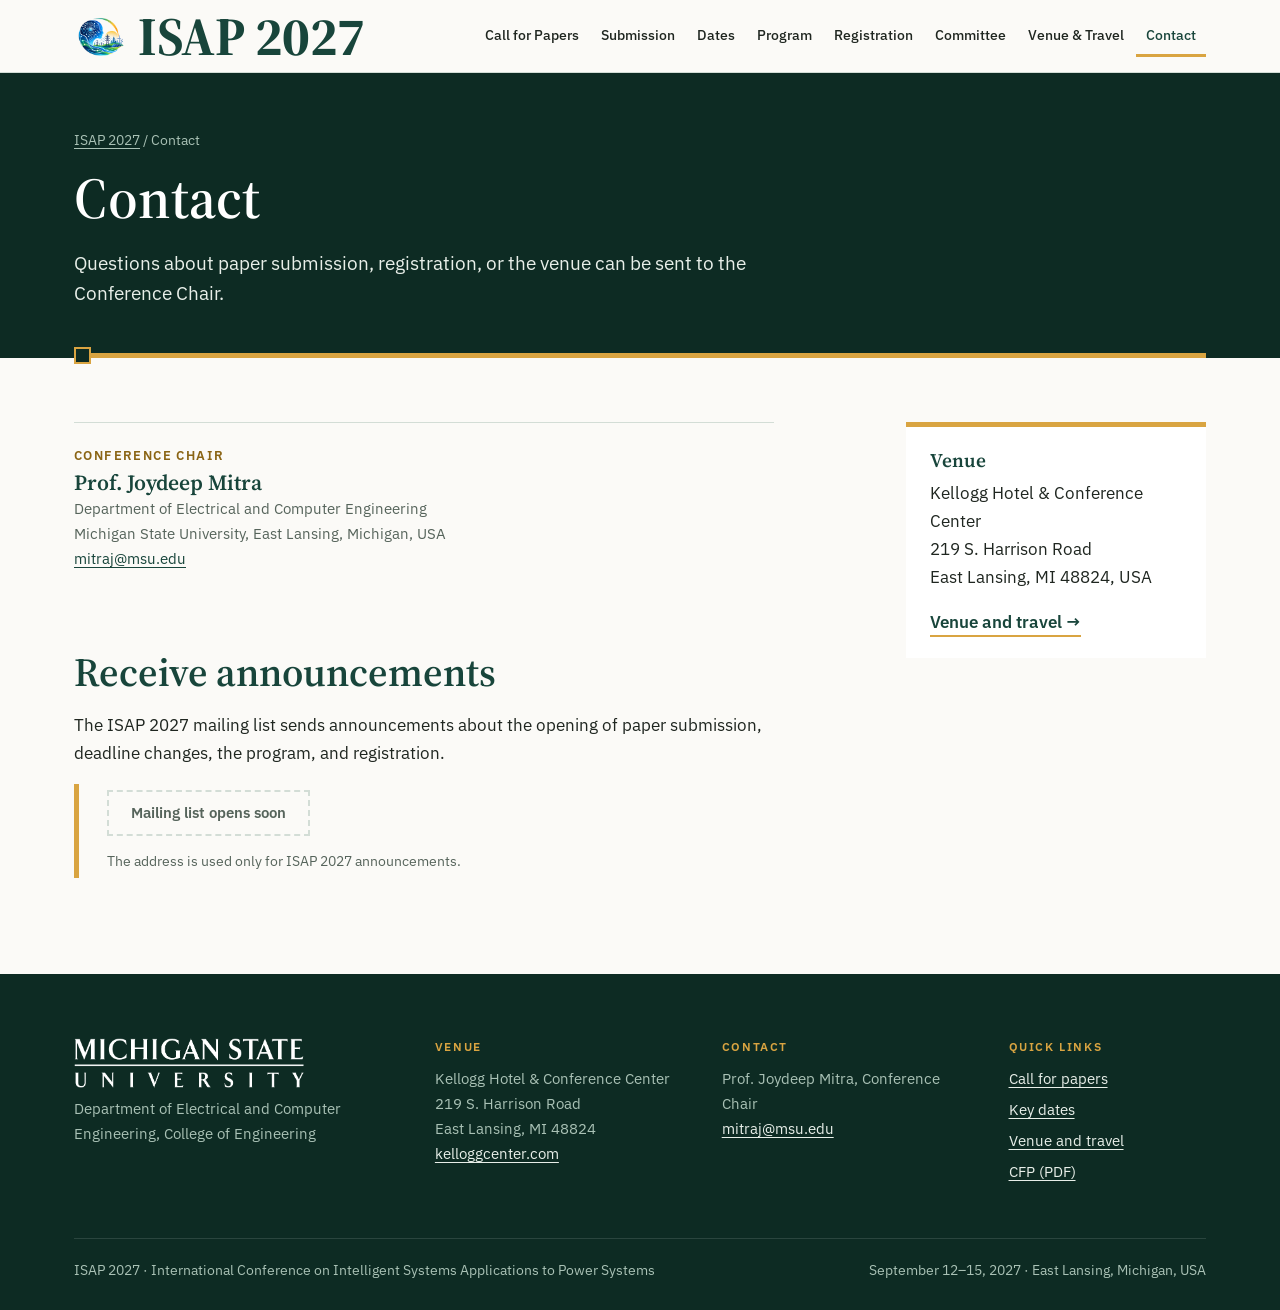
<file: contact/index.html>
<!doctype html>
<html lang="en">
<head>
<meta charset="utf-8">
<meta name="viewport" content="width=device-width, initial-scale=1">
<title>Contact | ISAP 2027</title>
<meta name="description" content="Contact the ISAP 2027 organizers at Michigan State University and subscribe to conference announcements.">
<meta name="theme-color" content="#0d2b23">
<meta name="robots" content="noindex"><!-- draft preview: remove at launch -->
<meta property="og:type" content="website">
<meta property="og:site_name" content="ISAP 2027">
<meta property="og:title" content="Contact | ISAP 2027">
<meta property="og:url" content="https://isap2027.msu.edu/contact/">
<meta property="og:image" content="https://isap2027.msu.edu/assets/img/share-card.jpg">
<meta property="og:image:width" content="1200">
<meta property="og:image:height" content="630">
<meta property="og:image:alt" content="ISAP 2027 call for papers. September 12–15, 2027, East Lansing, Michigan. Hosted by Michigan State University.">
<meta name="twitter:card" content="summary_large_image">
<link rel="icon" href="../favicon.png">
<link rel="preconnect" href="https://fonts.googleapis.com">
<link rel="preconnect" href="https://fonts.gstatic.com" crossorigin>
<link rel="stylesheet" href="https://fonts.googleapis.com/css2?family=IBM+Plex+Sans:ital,wght@0,400;0,500;0,600;1,400&family=Source+Serif+4:ital,opsz,wght@0,8..60,400;0,8..60,600;0,8..60,700;1,8..60,400&display=swap">
<link rel="stylesheet" href="../css/site.css">
<script>document.documentElement.className = 'js';</script>
</head>
<body>
<a class="skip" href="#main">Skip to content</a>

<header class="site-header">
  <div class="wrap">
    <a class="brand" href="../"><img src="../assets/img/isap-emblem-sm.png" alt="" width="52" height="40"><span><b>ISAP 2027</b></span></a>
    <button class="menu-btn" aria-expanded="false" aria-controls="site-nav"><span></span>Menu</button>
    <nav id="site-nav" class="site-nav" aria-label="Main">
      <ul>
        <li><a href="../callforpapers/">Call for Papers</a></li>
        <li><a href="../submission/">Submission</a></li>
        <li><a href="../dates/">Dates</a></li>
        <li><a href="../program/">Program</a></li>
        <li><a href="../registration/">Registration</a></li>
        <li><a href="../committee/">Committee</a></li>
        <li><a href="../venue/">Venue &amp; Travel</a></li>
        <li><a href="../contact/" aria-current="page">Contact</a></li>
      </ul>
    </nav>
  </div>
</header>

<main id="main">
<section class="page-head">
  <div class="wrap">
    <p class="trail"><a href="../">ISAP 2027</a> / Contact</p>
    <h1>Contact</h1>
    <p class="lead">Questions about paper submission, registration, or the venue can be sent to the Conference Chair.</p>
    <div class="bus"></div>
  </div>
</section>

<div class="wrap content">
  <article class="prose">
    <div class="person">
      <div>
        <p class="role">Conference Chair</p>
        <p class="name">Prof. Joydeep Mitra</p>
        <p class="aff">Department of Electrical and Computer Engineering<br>Michigan State University, East Lansing, Michigan, USA<br><a href="mailto:mitraj@msu.edu">mitraj@msu.edu</a></p>
      </div>
    </div>

    <h2 id="updates">Receive announcements</h2>
    <p>The ISAP 2027 mailing list sends announcements about the opening of paper submission, deadline changes, the program, and registration.</p>
    <div class="signup-box">
      <a class="btn dark" href="#subscribe-link" data-subscribe>Subscribe for updates</a>
      <p class="fine">The address is used only for ISAP 2027 announcements.</p>
    </div>
  </article>

  <aside>
    <div class="aside-note">
      <h3>Venue</h3>
      <p>Kellogg Hotel &amp; Conference Center<br>219 S. Harrison Road<br>East Lansing, MI 48824, USA</p>
      <p><a class="more" href="../venue/">Venue and travel</a></p>
    </div>
  </aside>
</div>
</main>

<footer class="site-footer">
  <div class="wrap">
    <div class="foot-grid">
      <div class="foot-mark">
        <img src="../assets/img/msu-wordmark-white.png" alt="Michigan State University" width="725" height="156">
        <p>Department of Electrical and Computer Engineering, College of Engineering</p>
      </div>
      <div>
        <h2>Venue</h2>
        <p>Kellogg Hotel &amp; Conference Center<br>219 S. Harrison Road<br>East Lansing, MI 48824<br><a href="https://kelloggcenter.com/">kelloggcenter.com</a></p>
      </div>
      <div>
        <h2>Contact</h2>
        <p>Prof. Joydeep Mitra, Conference Chair<br><a href="mailto:mitraj@msu.edu">mitraj@msu.edu</a></p>
      </div>
      <div>
        <h2>Quick links</h2>
        <ul>
          <li><a href="../callforpapers/">Call for papers</a></li>
          <li><a href="../dates/">Key dates</a></li>
          <li><a href="../venue/">Venue and travel</a></li>
          <li><a href="../assets/docs/ISAP2027_Call_for_Papers.pdf">CFP (PDF)</a></li>
        </ul>
      </div>
    </div>
    <div class="foot-base">
      <span>ISAP 2027 · International Conference on Intelligent Systems Applications to Power Systems</span>
      <span>September 12–15, 2027 · East Lansing, Michigan, USA</span>
    </div>
  </div>
</footer>

<script src="../js/site.js" defer></script>
</body>
</html>
</file>
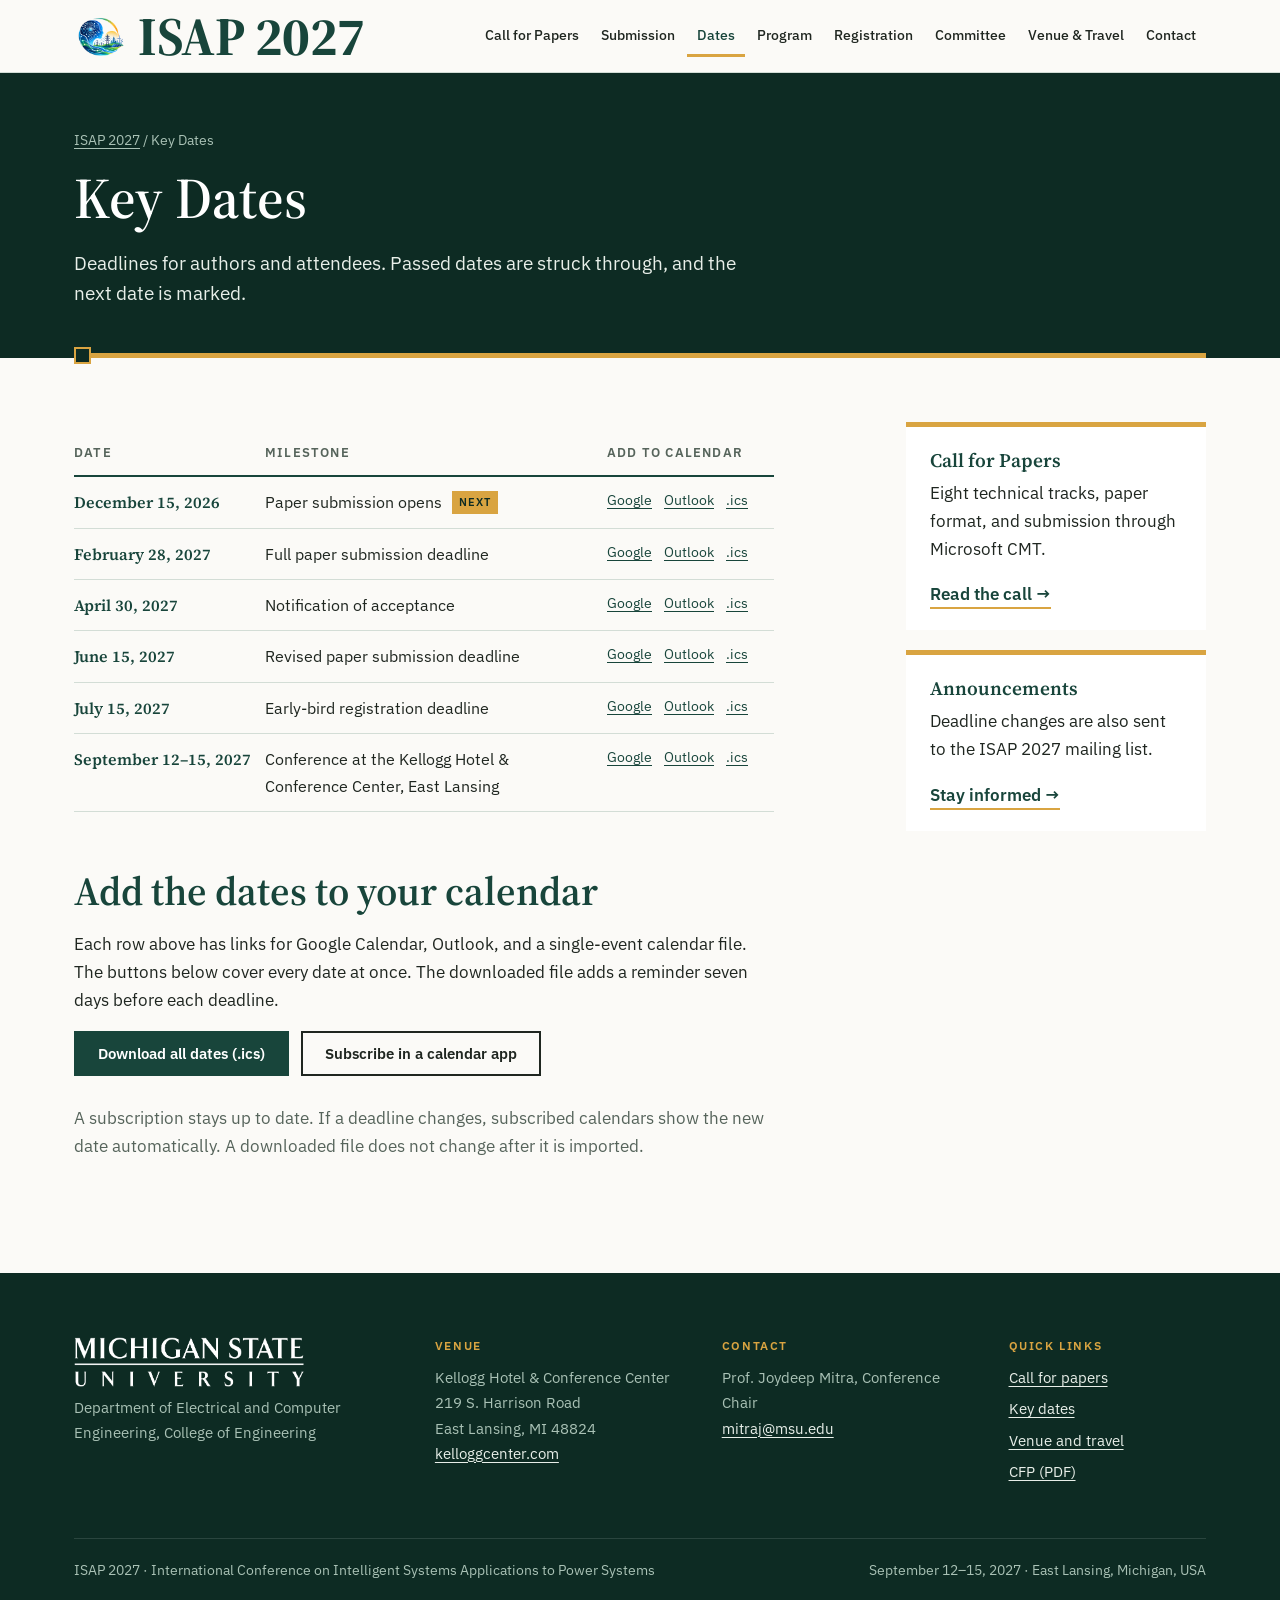
<file: dates/index.html>
<!doctype html>
<html lang="en">
<head>
<meta charset="utf-8">
<meta name="viewport" content="width=device-width, initial-scale=1">
<title>Key Dates | ISAP 2027</title>
<meta name="description" content="Key dates for ISAP 2027: paper submission, notification of acceptance, revised papers, early-bird registration, and the conference on September 12–15, 2027.">
<meta name="theme-color" content="#0d2b23">
<meta name="robots" content="noindex"><!-- draft preview: remove at launch -->
<meta property="og:type" content="website">
<meta property="og:site_name" content="ISAP 2027">
<meta property="og:title" content="Key Dates | ISAP 2027">
<meta property="og:url" content="https://isap2027.msu.edu/dates/">
<meta property="og:image" content="https://isap2027.msu.edu/assets/img/share-card.jpg">
<meta property="og:image:width" content="1200">
<meta property="og:image:height" content="630">
<meta property="og:image:alt" content="ISAP 2027 call for papers. September 12–15, 2027, East Lansing, Michigan. Hosted by Michigan State University.">
<meta name="twitter:card" content="summary_large_image">
<link rel="icon" href="../favicon.png">
<link rel="preconnect" href="https://fonts.googleapis.com">
<link rel="preconnect" href="https://fonts.gstatic.com" crossorigin>
<link rel="stylesheet" href="https://fonts.googleapis.com/css2?family=IBM+Plex+Sans:ital,wght@0,400;0,500;0,600;1,400&family=Source+Serif+4:ital,opsz,wght@0,8..60,400;0,8..60,600;0,8..60,700;1,8..60,400&display=swap">
<link rel="stylesheet" href="../css/site.css">
<script>document.documentElement.className = 'js';</script>
</head>
<body>
<a class="skip" href="#main">Skip to content</a>

<header class="site-header">
  <div class="wrap">
    <a class="brand" href="../"><img src="../assets/img/isap-emblem-sm.png" alt="" width="52" height="40"><span><b>ISAP 2027</b></span></a>
    <button class="menu-btn" aria-expanded="false" aria-controls="site-nav"><span></span>Menu</button>
    <nav id="site-nav" class="site-nav" aria-label="Main">
      <ul>
        <li><a href="../callforpapers/">Call for Papers</a></li>
        <li><a href="../submission/">Submission</a></li>
        <li><a href="../dates/" aria-current="page">Dates</a></li>
        <li><a href="../program/">Program</a></li>
        <li><a href="../registration/">Registration</a></li>
        <li><a href="../committee/">Committee</a></li>
        <li><a href="../venue/">Venue &amp; Travel</a></li>
        <li><a href="../contact/">Contact</a></li>
      </ul>
    </nav>
  </div>
</header>

<main id="main">
<section class="page-head">
  <div class="wrap">
    <p class="trail"><a href="../">ISAP 2027</a> / Key Dates</p>
    <h1>Key Dates</h1>
    <p class="lead">Deadlines for authors and attendees. Passed dates are struck through, and the next date is marked.</p>
    <div class="bus"></div>
  </div>
</section>

<div class="wrap content">
  <article class="prose">
    <table class="stack">
      <thead><tr><th scope="col">Date</th><th scope="col">Milestone</th><th scope="col">Add to calendar</th></tr></thead>
      <tbody data-dates>
        <tr data-cal="submission-opens" data-date="2026-12-15" data-title="Paper submission opens"><td class="when">December 15, 2026</td><td>Paper submission opens<span class="tag">Next</span></td><td class="cal"></td></tr>
        <tr data-cal="full-paper" data-date="2027-02-28" data-title="Full paper submission deadline"><td class="when">February 28, 2027</td><td>Full paper submission deadline<span class="tag">Next</span></td><td class="cal"></td></tr>
        <tr data-cal="notification" data-date="2027-04-30" data-title="Notification of acceptance"><td class="when">April 30, 2027</td><td>Notification of acceptance<span class="tag">Next</span></td><td class="cal"></td></tr>
        <tr data-cal="revised-paper" data-date="2027-06-15" data-title="Revised paper submission deadline"><td class="when">June 15, 2027</td><td>Revised paper submission deadline<span class="tag">Next</span></td><td class="cal"></td></tr>
        <tr data-cal="early-bird" data-date="2027-07-15" data-title="Early-bird registration deadline"><td class="when">July 15, 2027</td><td>Early-bird registration deadline<span class="tag">Next</span></td><td class="cal"></td></tr>
        <tr data-cal="conference" data-start="2027-09-12" data-date="2027-09-15" data-title="Conference in East Lansing"><td class="when">September 12–15, 2027</td><td>Conference at the Kellogg Hotel &amp; Conference Center, East Lansing<span class="tag">Next</span></td><td class="cal"></td></tr>
      </tbody>
    </table>

    <h2 id="calendar">Add the dates to your calendar</h2>
    <p>Each row above has links for Google Calendar, Outlook, and a single-event calendar file. The buttons below cover every date at once. The downloaded file adds a reminder seven days before each deadline.</p>
    <p class="cal-actions">
      <a class="btn dark" href="../assets/isap2027-dates.ics" data-cal-all>Download all dates (.ics)</a>
      <a class="btn ghost" href="../assets/isap2027-dates.ics" data-cal-sub>Subscribe in a calendar app</a>
    </p>
    <p class="muted">A subscription stays up to date. If a deadline changes, subscribed calendars show the new date automatically. A downloaded file does not change after it is imported.</p>
  </article>

  <aside>
    <div class="aside-note">
      <h3>Call for Papers</h3>
      <p>Eight technical tracks, paper format, and submission through Microsoft CMT.</p>
      <p><a class="more" href="../callforpapers/">Read the call</a></p>
    </div>
    <div class="aside-note">
      <h3>Announcements</h3>
      <p>Deadline changes are also sent to the ISAP 2027 mailing list.</p>
      <p><a class="more" href="../#updates">Stay informed</a></p>
    </div>
  </aside>
</div>
</main>

<footer class="site-footer">
  <div class="wrap">
    <div class="foot-grid">
      <div class="foot-mark">
        <img src="../assets/img/msu-wordmark-white.png" alt="Michigan State University" width="725" height="156">
        <p>Department of Electrical and Computer Engineering, College of Engineering</p>
      </div>
      <div>
        <h2>Venue</h2>
        <p>Kellogg Hotel &amp; Conference Center<br>219 S. Harrison Road<br>East Lansing, MI 48824<br><a href="https://kelloggcenter.com/">kelloggcenter.com</a></p>
      </div>
      <div>
        <h2>Contact</h2>
        <p>Prof. Joydeep Mitra, Conference Chair<br><a href="mailto:mitraj@msu.edu">mitraj@msu.edu</a></p>
      </div>
      <div>
        <h2>Quick links</h2>
        <ul>
          <li><a href="../callforpapers/">Call for papers</a></li>
          <li><a href="../dates/">Key dates</a></li>
          <li><a href="../venue/">Venue and travel</a></li>
          <li><a href="../assets/docs/ISAP2027_Call_for_Papers.pdf">CFP (PDF)</a></li>
        </ul>
      </div>
    </div>
    <div class="foot-base">
      <span>ISAP 2027 · International Conference on Intelligent Systems Applications to Power Systems</span>
      <span>September 12–15, 2027 · East Lansing, Michigan, USA</span>
    </div>
  </div>
</footer>

<script src="../js/site.js" defer></script>
</body>
</html>
</file>
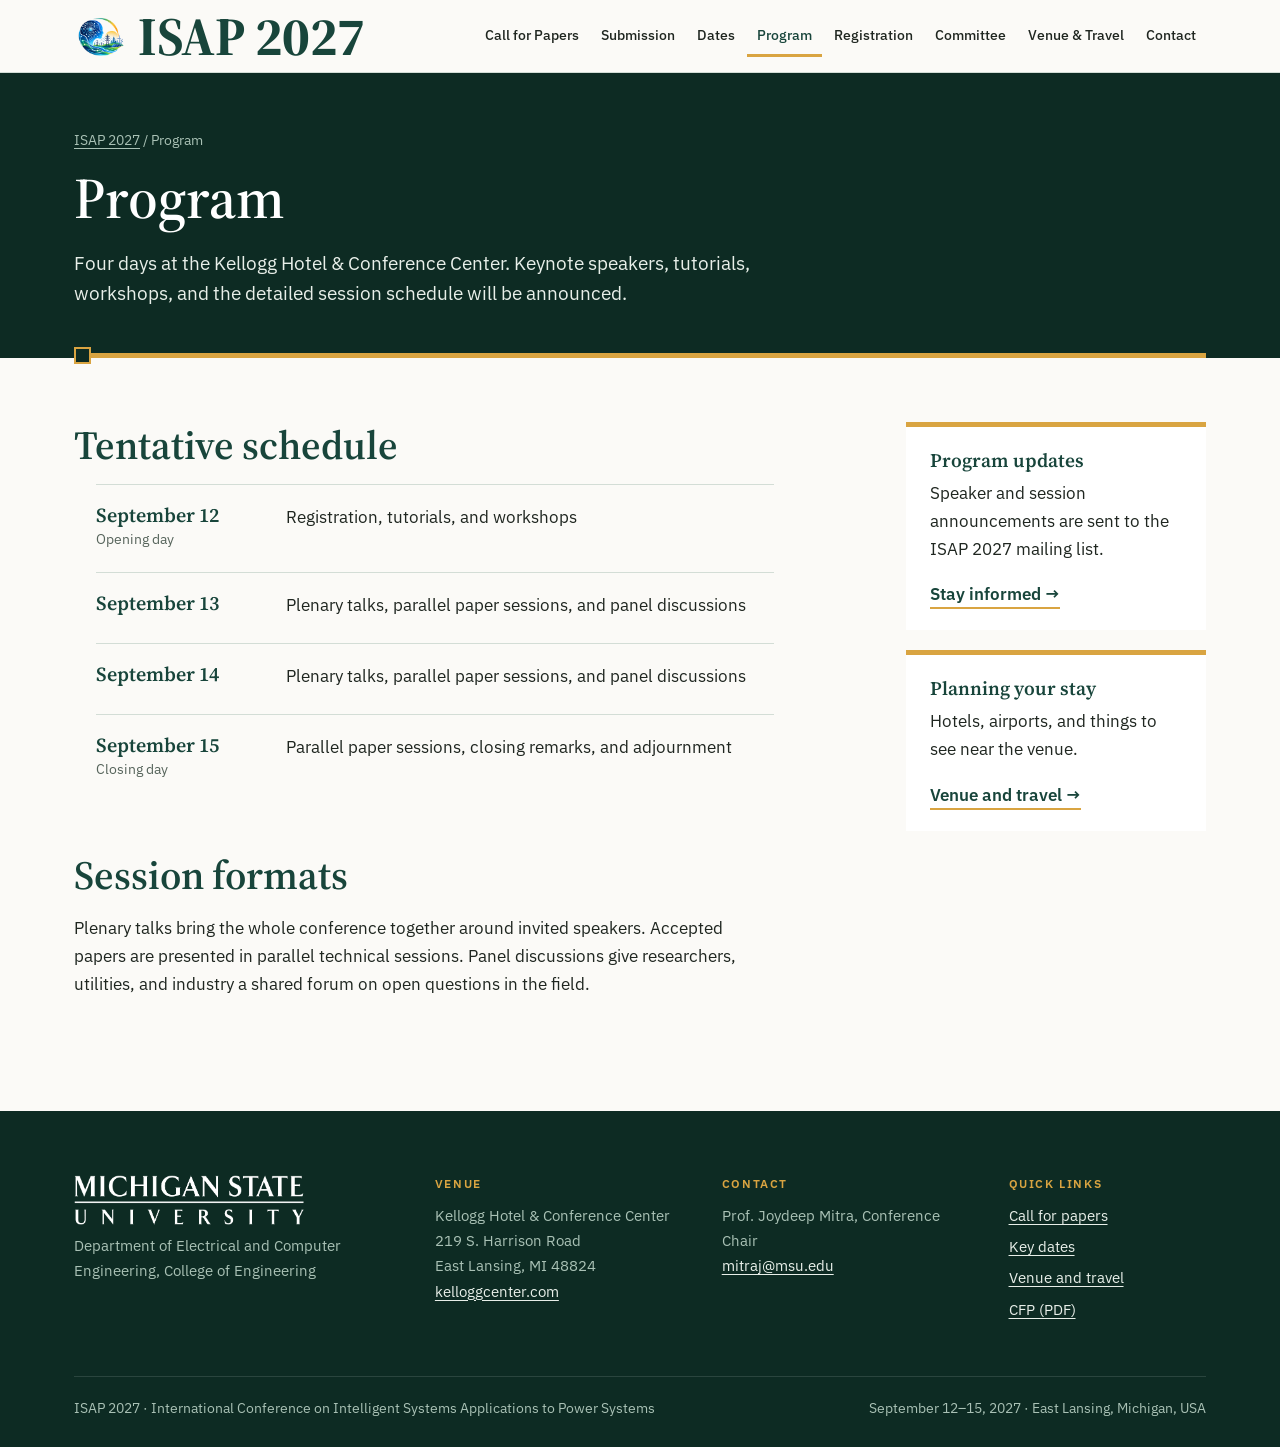
<file: program/index.html>
<!doctype html>
<html lang="en">
<head>
<meta charset="utf-8">
<meta name="viewport" content="width=device-width, initial-scale=1">
<title>Program | ISAP 2027</title>
<meta name="description" content="Tentative schedule for ISAP 2027, September 12–15, 2027: tutorials and workshops, plenary talks, parallel paper sessions, and panel discussions.">
<meta name="theme-color" content="#0d2b23">
<meta name="robots" content="noindex"><!-- draft preview: remove at launch -->
<meta property="og:type" content="website">
<meta property="og:site_name" content="ISAP 2027">
<meta property="og:title" content="Program | ISAP 2027">
<meta property="og:url" content="https://isap2027.msu.edu/program/">
<meta property="og:image" content="https://isap2027.msu.edu/assets/img/share-card.jpg">
<meta property="og:image:width" content="1200">
<meta property="og:image:height" content="630">
<meta property="og:image:alt" content="ISAP 2027 call for papers. September 12–15, 2027, East Lansing, Michigan. Hosted by Michigan State University.">
<meta name="twitter:card" content="summary_large_image">
<link rel="icon" href="../favicon.png">
<link rel="preconnect" href="https://fonts.googleapis.com">
<link rel="preconnect" href="https://fonts.gstatic.com" crossorigin>
<link rel="stylesheet" href="https://fonts.googleapis.com/css2?family=IBM+Plex+Sans:ital,wght@0,400;0,500;0,600;1,400&family=Source+Serif+4:ital,opsz,wght@0,8..60,400;0,8..60,600;0,8..60,700;1,8..60,400&display=swap">
<link rel="stylesheet" href="../css/site.css">
<script>document.documentElement.className = 'js';</script>
</head>
<body>
<a class="skip" href="#main">Skip to content</a>

<header class="site-header">
  <div class="wrap">
    <a class="brand" href="../"><img src="../assets/img/isap-emblem-sm.png" alt="" width="52" height="40"><span><b>ISAP 2027</b></span></a>
    <button class="menu-btn" aria-expanded="false" aria-controls="site-nav"><span></span>Menu</button>
    <nav id="site-nav" class="site-nav" aria-label="Main">
      <ul>
        <li><a href="../callforpapers/">Call for Papers</a></li>
        <li><a href="../submission/">Submission</a></li>
        <li><a href="../dates/">Dates</a></li>
        <li><a href="../program/" aria-current="page">Program</a></li>
        <li><a href="../registration/">Registration</a></li>
        <li><a href="../committee/">Committee</a></li>
        <li><a href="../venue/">Venue &amp; Travel</a></li>
        <li><a href="../contact/">Contact</a></li>
      </ul>
    </nav>
  </div>
</header>

<main id="main">
<section class="page-head">
  <div class="wrap">
    <p class="trail"><a href="../">ISAP 2027</a> / Program</p>
    <h1>Program</h1>
    <p class="lead">Four days at the Kellogg Hotel &amp; Conference Center. Keynote speakers, tutorials, workshops, and the detailed session schedule will be announced.</p>
    <div class="bus"></div>
  </div>
</section>

<div class="wrap content">
  <article class="prose">
    <h2>Tentative schedule</h2>
    <ol class="schedule">
      <li><div class="day">September 12<small>Opening day</small></div><div>Registration, tutorials, and workshops</div></li>
      <li><div class="day">September 13</div><div>Plenary talks, parallel paper sessions, and panel discussions</div></li>
      <li><div class="day">September 14</div><div>Plenary talks, parallel paper sessions, and panel discussions</div></li>
      <li><div class="day">September 15<small>Closing day</small></div><div>Parallel paper sessions, closing remarks, and adjournment</div></li>
    </ol>

    <h2>Session formats</h2>
    <p>Plenary talks bring the whole conference together around invited speakers. Accepted papers are presented in parallel technical sessions. Panel discussions give researchers, utilities, and industry a shared forum on open questions in the field.</p>
  </article>

  <aside>
    <div class="aside-note">
      <h3>Program updates</h3>
      <p>Speaker and session announcements are sent to the ISAP 2027 mailing list.</p>
      <p><a class="more" href="../#updates">Stay informed</a></p>
    </div>
    <div class="aside-note">
      <h3>Planning your stay</h3>
      <p>Hotels, airports, and things to see near the venue.</p>
      <p><a class="more" href="../venue/">Venue and travel</a></p>
    </div>
  </aside>
</div>
</main>

<footer class="site-footer">
  <div class="wrap">
    <div class="foot-grid">
      <div class="foot-mark">
        <img src="../assets/img/msu-wordmark-white.png" alt="Michigan State University" width="725" height="156">
        <p>Department of Electrical and Computer Engineering, College of Engineering</p>
      </div>
      <div>
        <h2>Venue</h2>
        <p>Kellogg Hotel &amp; Conference Center<br>219 S. Harrison Road<br>East Lansing, MI 48824<br><a href="https://kelloggcenter.com/">kelloggcenter.com</a></p>
      </div>
      <div>
        <h2>Contact</h2>
        <p>Prof. Joydeep Mitra, Conference Chair<br><a href="mailto:mitraj@msu.edu">mitraj@msu.edu</a></p>
      </div>
      <div>
        <h2>Quick links</h2>
        <ul>
          <li><a href="../callforpapers/">Call for papers</a></li>
          <li><a href="../dates/">Key dates</a></li>
          <li><a href="../venue/">Venue and travel</a></li>
          <li><a href="../assets/docs/ISAP2027_Call_for_Papers.pdf">CFP (PDF)</a></li>
        </ul>
      </div>
    </div>
    <div class="foot-base">
      <span>ISAP 2027 · International Conference on Intelligent Systems Applications to Power Systems</span>
      <span>September 12–15, 2027 · East Lansing, Michigan, USA</span>
    </div>
  </div>
</footer>

<script src="../js/site.js" defer></script>
</body>
</html>
</file>
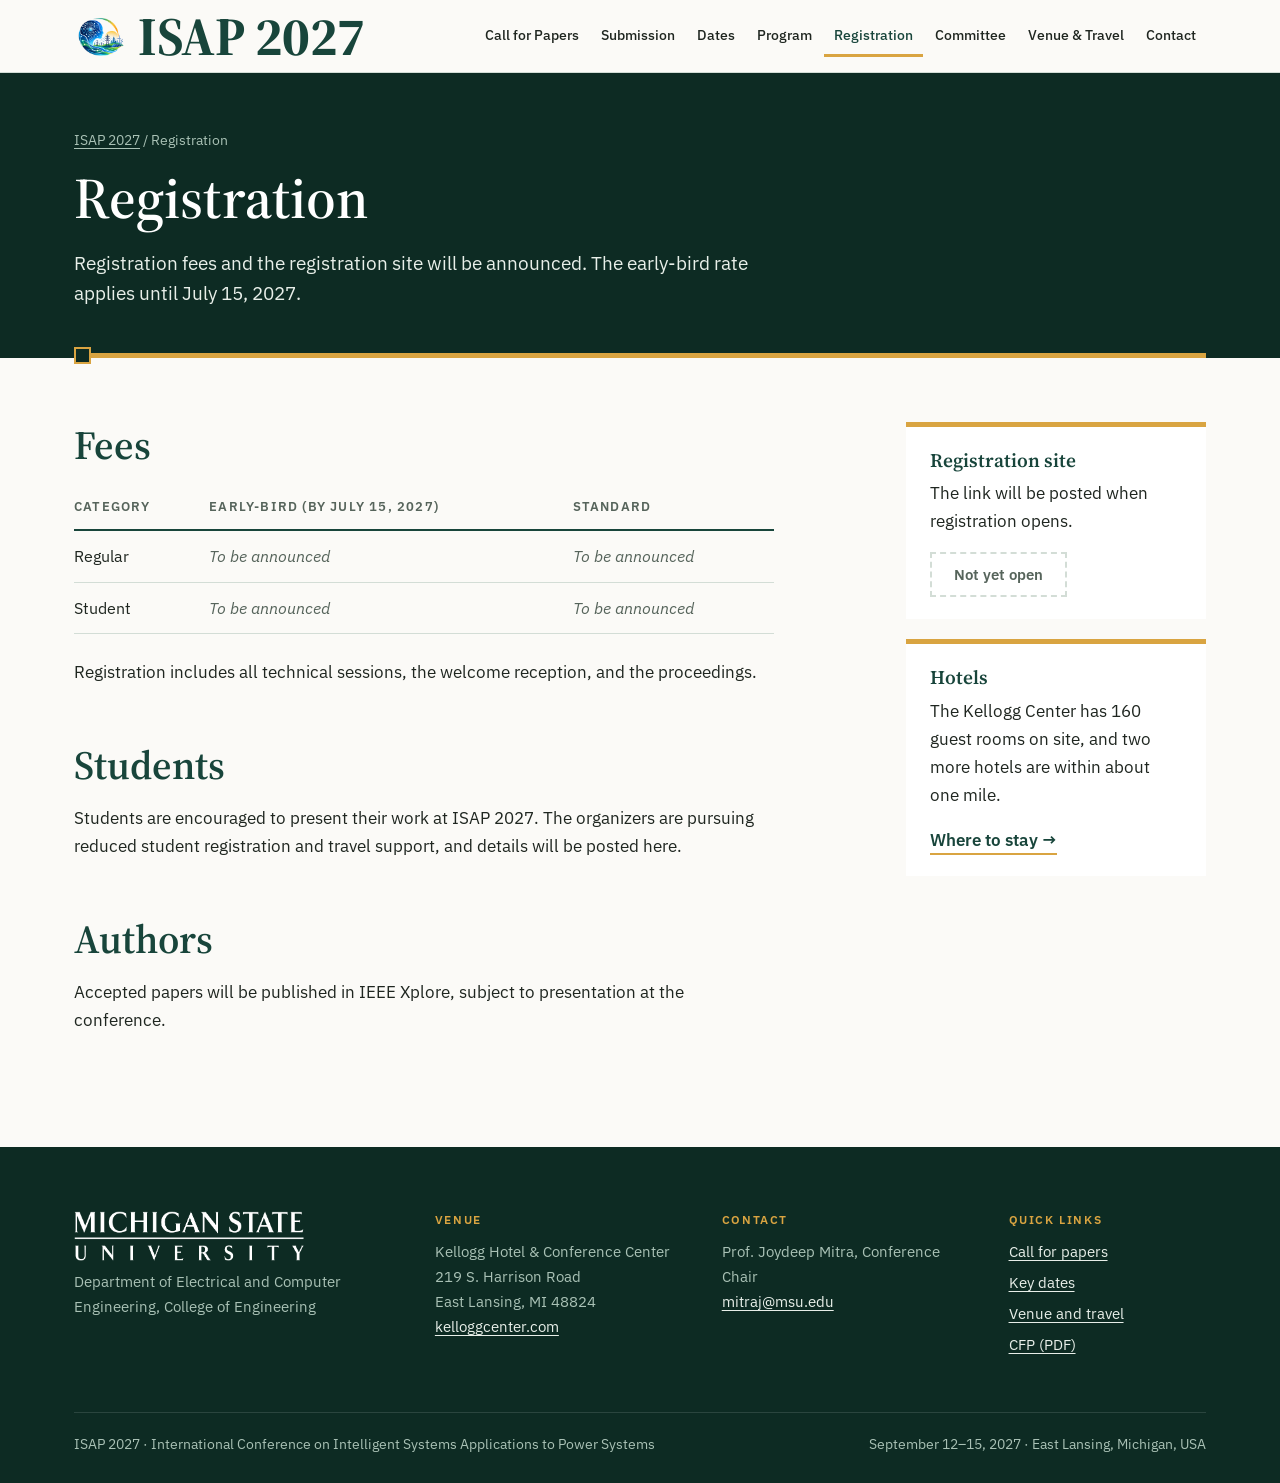
<file: registration/index.html>
<!doctype html>
<html lang="en">
<head>
<meta charset="utf-8">
<meta name="viewport" content="width=device-width, initial-scale=1">
<title>Registration | ISAP 2027</title>
<meta name="description" content="Registration for ISAP 2027. Early-bird registration closes July 15, 2027. Fees will be announced.">
<meta name="theme-color" content="#0d2b23">
<meta name="robots" content="noindex"><!-- draft preview: remove at launch -->
<meta property="og:type" content="website">
<meta property="og:site_name" content="ISAP 2027">
<meta property="og:title" content="Registration | ISAP 2027">
<meta property="og:url" content="https://isap2027.msu.edu/registration/">
<meta property="og:image" content="https://isap2027.msu.edu/assets/img/share-card.jpg">
<meta property="og:image:width" content="1200">
<meta property="og:image:height" content="630">
<meta property="og:image:alt" content="ISAP 2027 call for papers. September 12–15, 2027, East Lansing, Michigan. Hosted by Michigan State University.">
<meta name="twitter:card" content="summary_large_image">
<link rel="icon" href="../favicon.png">
<link rel="preconnect" href="https://fonts.googleapis.com">
<link rel="preconnect" href="https://fonts.gstatic.com" crossorigin>
<link rel="stylesheet" href="https://fonts.googleapis.com/css2?family=IBM+Plex+Sans:ital,wght@0,400;0,500;0,600;1,400&family=Source+Serif+4:ital,opsz,wght@0,8..60,400;0,8..60,600;0,8..60,700;1,8..60,400&display=swap">
<link rel="stylesheet" href="../css/site.css">
<script>document.documentElement.className = 'js';</script>
</head>
<body>
<a class="skip" href="#main">Skip to content</a>

<header class="site-header">
  <div class="wrap">
    <a class="brand" href="../"><img src="../assets/img/isap-emblem-sm.png" alt="" width="52" height="40"><span><b>ISAP 2027</b></span></a>
    <button class="menu-btn" aria-expanded="false" aria-controls="site-nav"><span></span>Menu</button>
    <nav id="site-nav" class="site-nav" aria-label="Main">
      <ul>
        <li><a href="../callforpapers/">Call for Papers</a></li>
        <li><a href="../submission/">Submission</a></li>
        <li><a href="../dates/">Dates</a></li>
        <li><a href="../program/">Program</a></li>
        <li><a href="../registration/" aria-current="page">Registration</a></li>
        <li><a href="../committee/">Committee</a></li>
        <li><a href="../venue/">Venue &amp; Travel</a></li>
        <li><a href="../contact/">Contact</a></li>
      </ul>
    </nav>
  </div>
</header>

<main id="main">
<section class="page-head">
  <div class="wrap">
    <p class="trail"><a href="../">ISAP 2027</a> / Registration</p>
    <h1>Registration</h1>
    <p class="lead">Registration fees and the registration site will be announced. The early-bird rate applies until July 15, 2027.</p>
    <div class="bus"></div>
  </div>
</section>

<div class="wrap content">
  <article class="prose">
    <h2>Fees</h2>
    <table>
      <thead><tr><th scope="col">Category</th><th scope="col">Early-bird (by July 15, 2027)</th><th scope="col">Standard</th></tr></thead>
      <tbody>
        <tr><td>Regular</td><td class="tba">To be announced</td><td class="tba">To be announced</td></tr>
        <tr><td>Student</td><td class="tba">To be announced</td><td class="tba">To be announced</td></tr>
      </tbody>
    </table>
    <p>Registration includes all technical sessions, the welcome reception, and the proceedings.</p>

    <h2>Students</h2>
    <p>Students are encouraged to present their work at ISAP 2027. The organizers are pursuing reduced student registration and travel support, and details will be posted here.</p>

    <h2>Authors</h2>
    <p>Accepted papers will be published in IEEE Xplore, subject to presentation at the conference.</p>
  </article>

  <aside>
    <div class="aside-note">
      <h3>Registration site</h3>
      <p>The link will be posted when registration opens.</p>
      <p><a class="btn off">Not yet open</a></p>
    </div>
    <div class="aside-note">
      <h3>Hotels</h3>
      <p>The Kellogg Center has 160 guest rooms on site, and two more hotels are within about one mile.</p>
      <p><a class="more" href="../venue/#stay">Where to stay</a></p>
    </div>
  </aside>
</div>
</main>

<footer class="site-footer">
  <div class="wrap">
    <div class="foot-grid">
      <div class="foot-mark">
        <img src="../assets/img/msu-wordmark-white.png" alt="Michigan State University" width="725" height="156">
        <p>Department of Electrical and Computer Engineering, College of Engineering</p>
      </div>
      <div>
        <h2>Venue</h2>
        <p>Kellogg Hotel &amp; Conference Center<br>219 S. Harrison Road<br>East Lansing, MI 48824<br><a href="https://kelloggcenter.com/">kelloggcenter.com</a></p>
      </div>
      <div>
        <h2>Contact</h2>
        <p>Prof. Joydeep Mitra, Conference Chair<br><a href="mailto:mitraj@msu.edu">mitraj@msu.edu</a></p>
      </div>
      <div>
        <h2>Quick links</h2>
        <ul>
          <li><a href="../callforpapers/">Call for papers</a></li>
          <li><a href="../dates/">Key dates</a></li>
          <li><a href="../venue/">Venue and travel</a></li>
          <li><a href="../assets/docs/ISAP2027_Call_for_Papers.pdf">CFP (PDF)</a></li>
        </ul>
      </div>
    </div>
    <div class="foot-base">
      <span>ISAP 2027 · International Conference on Intelligent Systems Applications to Power Systems</span>
      <span>September 12–15, 2027 · East Lansing, Michigan, USA</span>
    </div>
  </div>
</footer>

<script src="../js/site.js" defer></script>
</body>
</html>
</file>
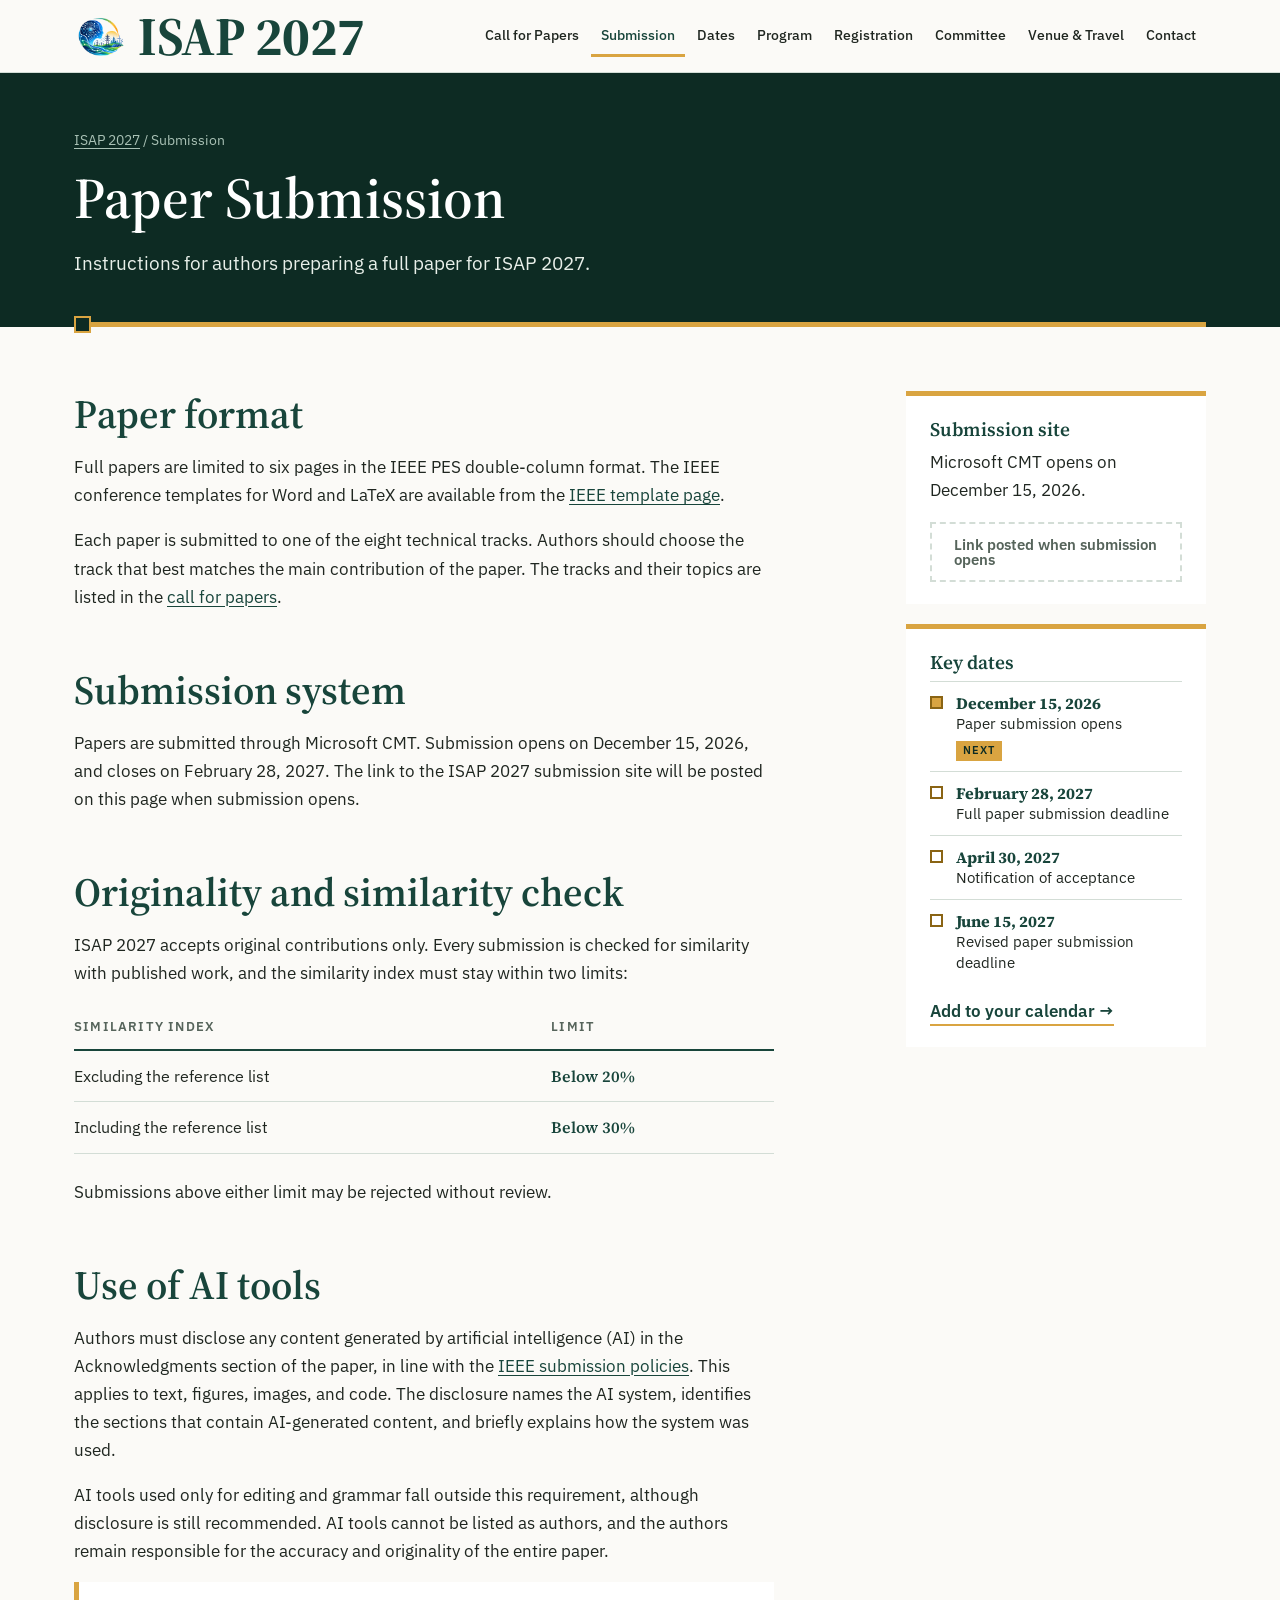
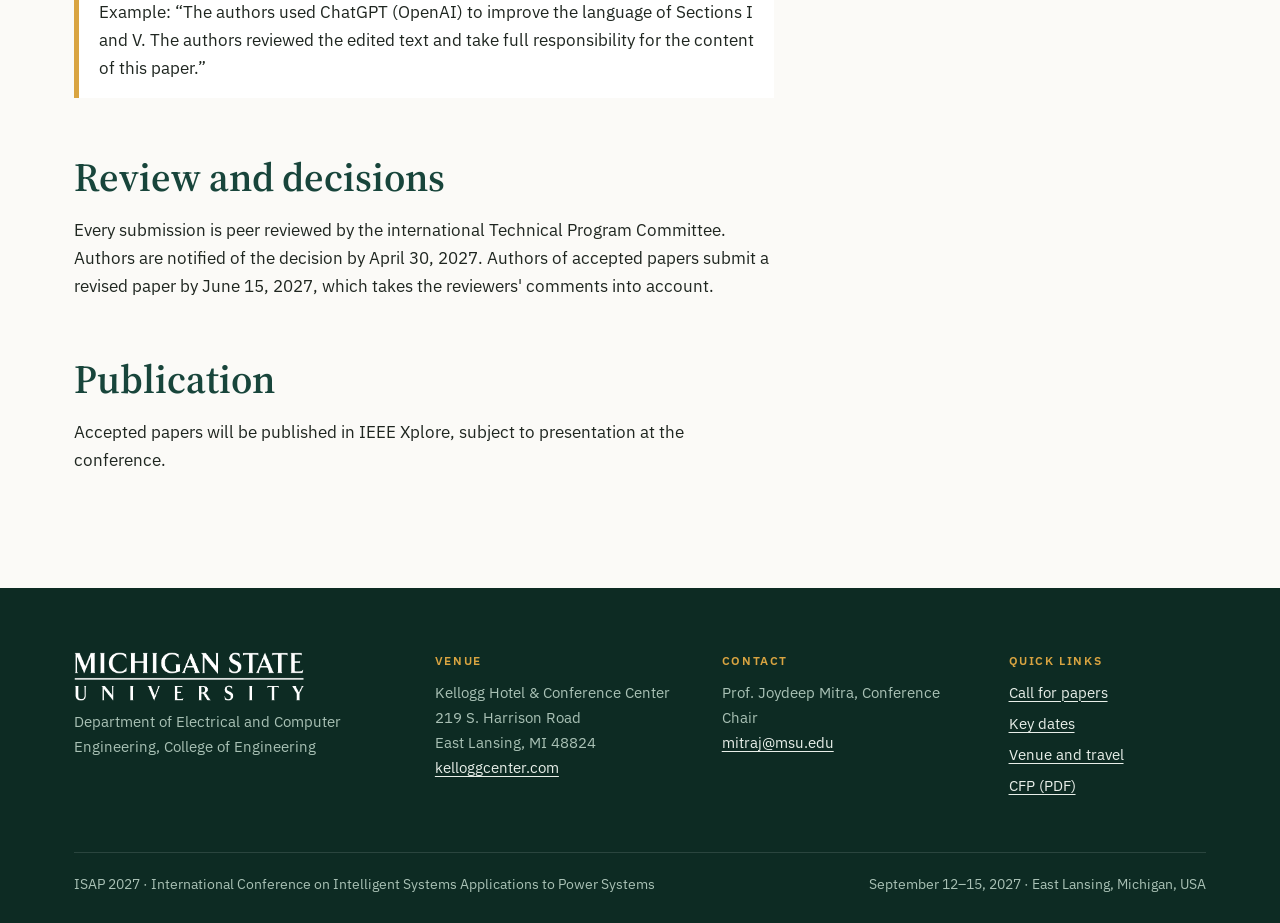
<file: submission/index.html>
<!doctype html>
<html lang="en">
<head>
<meta charset="utf-8">
<meta name="viewport" content="width=device-width, initial-scale=1">
<title>Paper Submission | ISAP 2027</title>
<meta name="description" content="Author instructions for ISAP 2027: six-page IEEE PES double-column papers, submitted through Microsoft CMT from December 15, 2026, to February 28, 2027.">
<meta name="theme-color" content="#0d2b23">
<meta name="robots" content="noindex"><!-- draft preview: remove at launch -->
<meta property="og:type" content="website">
<meta property="og:site_name" content="ISAP 2027">
<meta property="og:title" content="Paper Submission | ISAP 2027">
<meta property="og:url" content="https://isap2027.msu.edu/submission/">
<meta property="og:image" content="https://isap2027.msu.edu/assets/img/share-card.jpg">
<meta property="og:image:width" content="1200">
<meta property="og:image:height" content="630">
<meta property="og:image:alt" content="ISAP 2027 call for papers. September 12–15, 2027, East Lansing, Michigan. Hosted by Michigan State University.">
<meta name="twitter:card" content="summary_large_image">
<link rel="icon" href="../favicon.png">
<link rel="preconnect" href="https://fonts.googleapis.com">
<link rel="preconnect" href="https://fonts.gstatic.com" crossorigin>
<link rel="stylesheet" href="https://fonts.googleapis.com/css2?family=IBM+Plex+Sans:ital,wght@0,400;0,500;0,600;1,400&family=Source+Serif+4:ital,opsz,wght@0,8..60,400;0,8..60,600;0,8..60,700;1,8..60,400&display=swap">
<link rel="stylesheet" href="../css/site.css">
<script>document.documentElement.className = 'js';</script>
</head>
<body>
<a class="skip" href="#main">Skip to content</a>

<header class="site-header">
  <div class="wrap">
    <a class="brand" href="../"><img src="../assets/img/isap-emblem-sm.png" alt="" width="52" height="40"><span><b>ISAP 2027</b></span></a>
    <button class="menu-btn" aria-expanded="false" aria-controls="site-nav"><span></span>Menu</button>
    <nav id="site-nav" class="site-nav" aria-label="Main">
      <ul>
        <li><a href="../callforpapers/">Call for Papers</a></li>
        <li><a href="../submission/" aria-current="page">Submission</a></li>
        <li><a href="../dates/">Dates</a></li>
        <li><a href="../program/">Program</a></li>
        <li><a href="../registration/">Registration</a></li>
        <li><a href="../committee/">Committee</a></li>
        <li><a href="../venue/">Venue &amp; Travel</a></li>
        <li><a href="../contact/">Contact</a></li>
      </ul>
    </nav>
  </div>
</header>

<main id="main">
<section class="page-head">
  <div class="wrap">
    <p class="trail"><a href="../">ISAP 2027</a> / Submission</p>
    <h1>Paper Submission</h1>
    <p class="lead">Instructions for authors preparing a full paper for ISAP 2027.</p>
    <div class="bus"></div>
  </div>
</section>

<div class="wrap content">
  <article class="prose">
    <h2>Paper format</h2>
    <p>Full papers are limited to six pages in the IEEE PES double-column format. The IEEE conference templates for Word and LaTeX are available from the <a href="https://www.ieee.org/conferences/publishing/templates.html">IEEE template page</a>.</p>
    <p>Each paper is submitted to one of the eight technical tracks. Authors should choose the track that best matches the main contribution of the paper. The tracks and their topics are listed in the <a href="../callforpapers/">call for papers</a>.</p>

    <h2>Submission system</h2>
    <p>Papers are submitted through Microsoft CMT. Submission opens on December 15, 2026, and closes on February 28, 2027. The link to the ISAP 2027 submission site will be posted on this page when submission opens.</p>

    <h2 id="similarity">Originality and similarity check</h2>
    <p>ISAP 2027 accepts original contributions only. Every submission is checked for similarity with published work, and the similarity index must stay within two limits:</p>
    <table>
      <thead><tr><th scope="col">Similarity index</th><th scope="col">Limit</th></tr></thead>
      <tbody>
        <tr><td>Excluding the reference list</td><td class="when">Below 20%</td></tr>
        <tr><td>Including the reference list</td><td class="when">Below 30%</td></tr>
      </tbody>
    </table>
    <p>Submissions above either limit may be rejected without review.</p>

    <h2 id="ai">Use of AI tools</h2>
    <p>Authors must disclose any content generated by artificial intelligence (AI) in the Acknowledgments section of the paper, in line with the <a href="https://conferences.ieeeauthorcenter.ieee.org/author-ethics/guidelines-and-policies/submission-policies/">IEEE submission policies</a>. This applies to text, figures, images, and code. The disclosure names the AI system, identifies the sections that contain AI-generated content, and briefly explains how the system was used.</p>
    <p>AI tools used only for editing and grammar fall outside this requirement, although disclosure is still recommended. AI tools cannot be listed as authors, and the authors remain responsible for the accuracy and originality of the entire paper.</p>
    <p class="notice">Example: “The authors used ChatGPT (OpenAI) to improve the language of Sections I and V. The authors reviewed the edited text and take full responsibility for the content of this paper.”</p>

    <h2>Review and decisions</h2>
    <p>Every submission is peer reviewed by the international Technical Program Committee. Authors are notified of the decision by April 30, 2027. Authors of accepted papers submit a revised paper by June 15, 2027, which takes the reviewers' comments into account.</p>

    <h2>Publication</h2>
    <p>Accepted papers will be published in IEEE Xplore, subject to presentation at the conference.</p>
  </article>

  <aside>
    <div class="aside-note">
      <h3>Submission site</h3>
      <p>Microsoft CMT opens on December 15, 2026.</p>
      <p><a class="btn off">Link posted when submission opens</a></p>
    </div>
    <div class="aside-note">
      <h3>Key dates</h3>
      <ol class="mini-dates" data-dates>
        <li data-date="2026-12-15"><i class="brk"></i><b>December 15, 2026</b>Paper submission opens<br><span class="tag">Next</span></li>
        <li data-date="2027-02-28"><i class="brk"></i><b>February 28, 2027</b>Full paper submission deadline<br><span class="tag">Next</span></li>
        <li data-date="2027-04-30"><i class="brk"></i><b>April 30, 2027</b>Notification of acceptance<br><span class="tag">Next</span></li>
        <li data-date="2027-06-15"><i class="brk"></i><b>June 15, 2027</b>Revised paper submission deadline<br><span class="tag">Next</span></li>
      </ol>
      <p style="margin-top:14px"><a class="more" href="../dates/#calendar">Add to your calendar</a></p>
    </div>
  </aside>
</div>
</main>

<footer class="site-footer">
  <div class="wrap">
    <div class="foot-grid">
      <div class="foot-mark">
        <img src="../assets/img/msu-wordmark-white.png" alt="Michigan State University" width="725" height="156">
        <p>Department of Electrical and Computer Engineering, College of Engineering</p>
      </div>
      <div>
        <h2>Venue</h2>
        <p>Kellogg Hotel &amp; Conference Center<br>219 S. Harrison Road<br>East Lansing, MI 48824<br><a href="https://kelloggcenter.com/">kelloggcenter.com</a></p>
      </div>
      <div>
        <h2>Contact</h2>
        <p>Prof. Joydeep Mitra, Conference Chair<br><a href="mailto:mitraj@msu.edu">mitraj@msu.edu</a></p>
      </div>
      <div>
        <h2>Quick links</h2>
        <ul>
          <li><a href="../callforpapers/">Call for papers</a></li>
          <li><a href="../dates/">Key dates</a></li>
          <li><a href="../venue/">Venue and travel</a></li>
          <li><a href="../assets/docs/ISAP2027_Call_for_Papers.pdf">CFP (PDF)</a></li>
        </ul>
      </div>
    </div>
    <div class="foot-base">
      <span>ISAP 2027 · International Conference on Intelligent Systems Applications to Power Systems</span>
      <span>September 12–15, 2027 · East Lansing, Michigan, USA</span>
    </div>
  </div>
</footer>

<script src="../js/site.js" defer></script>
</body>
</html>
</file>
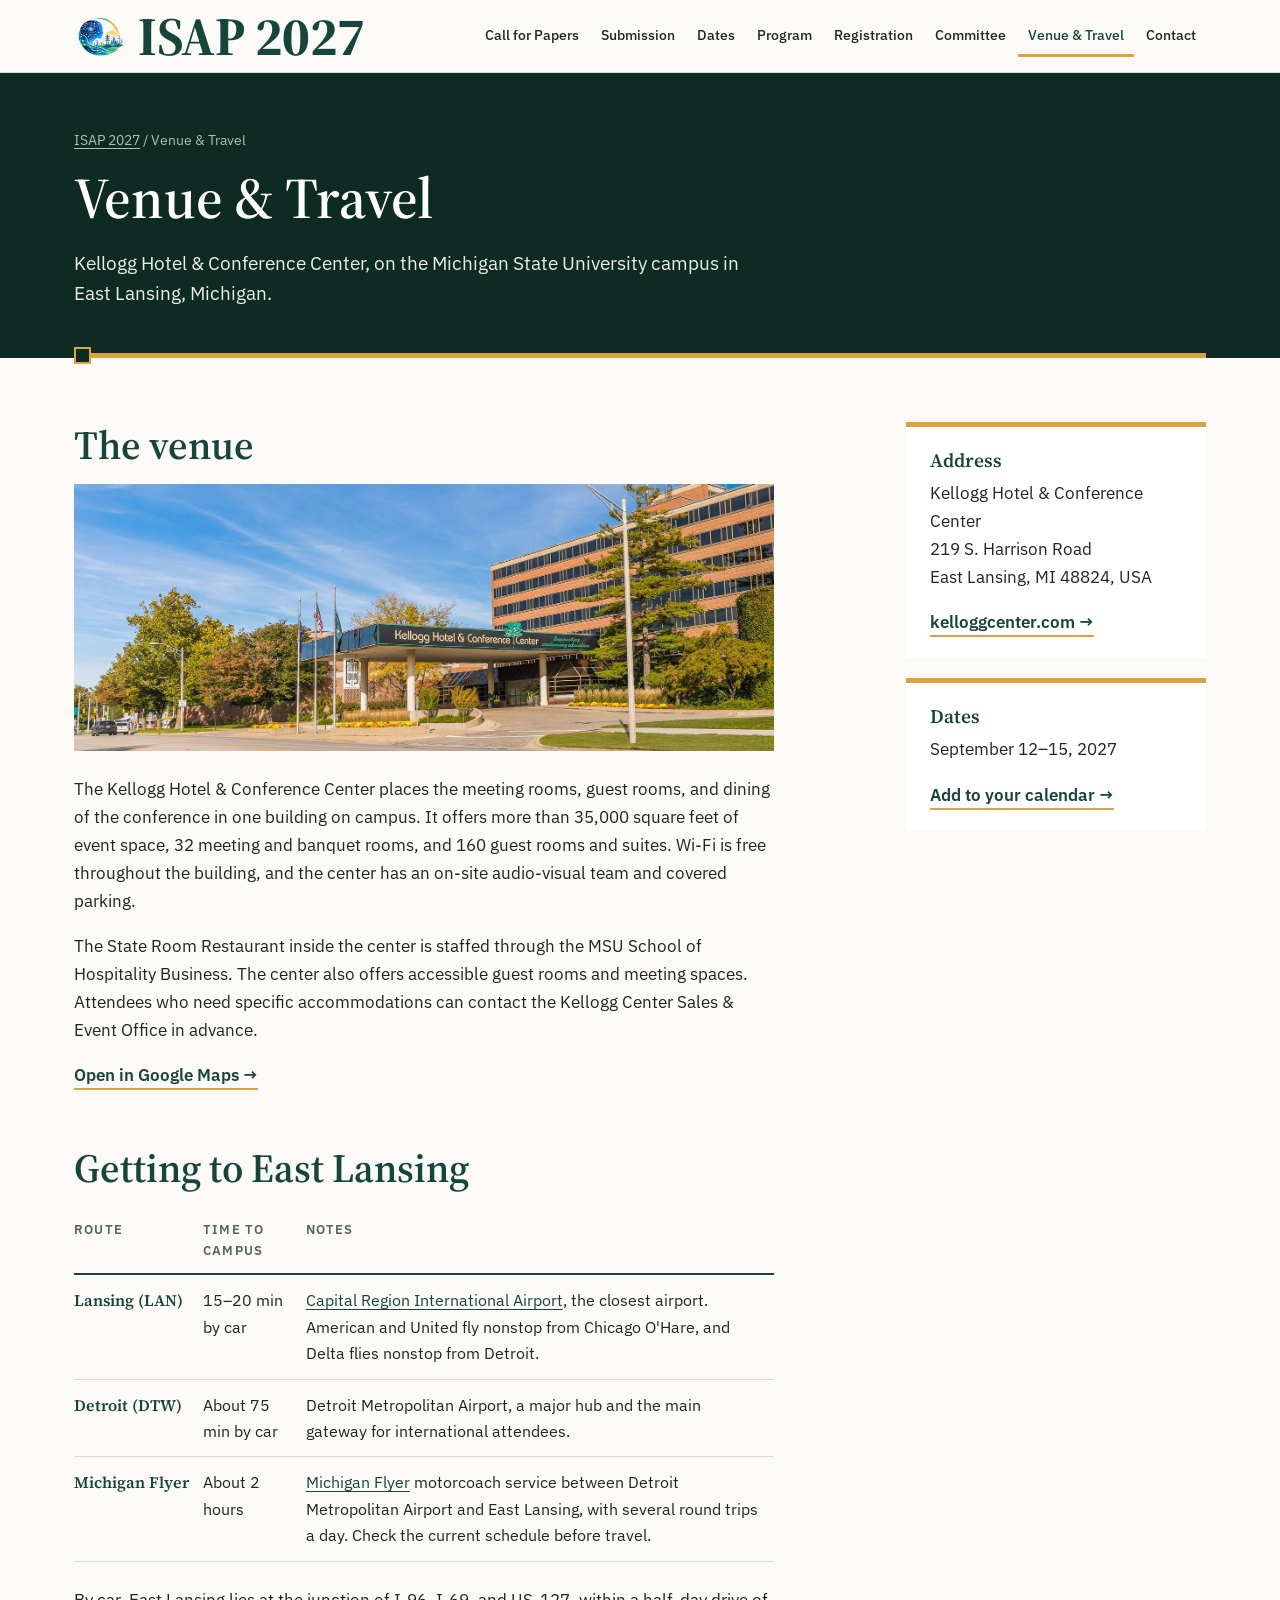
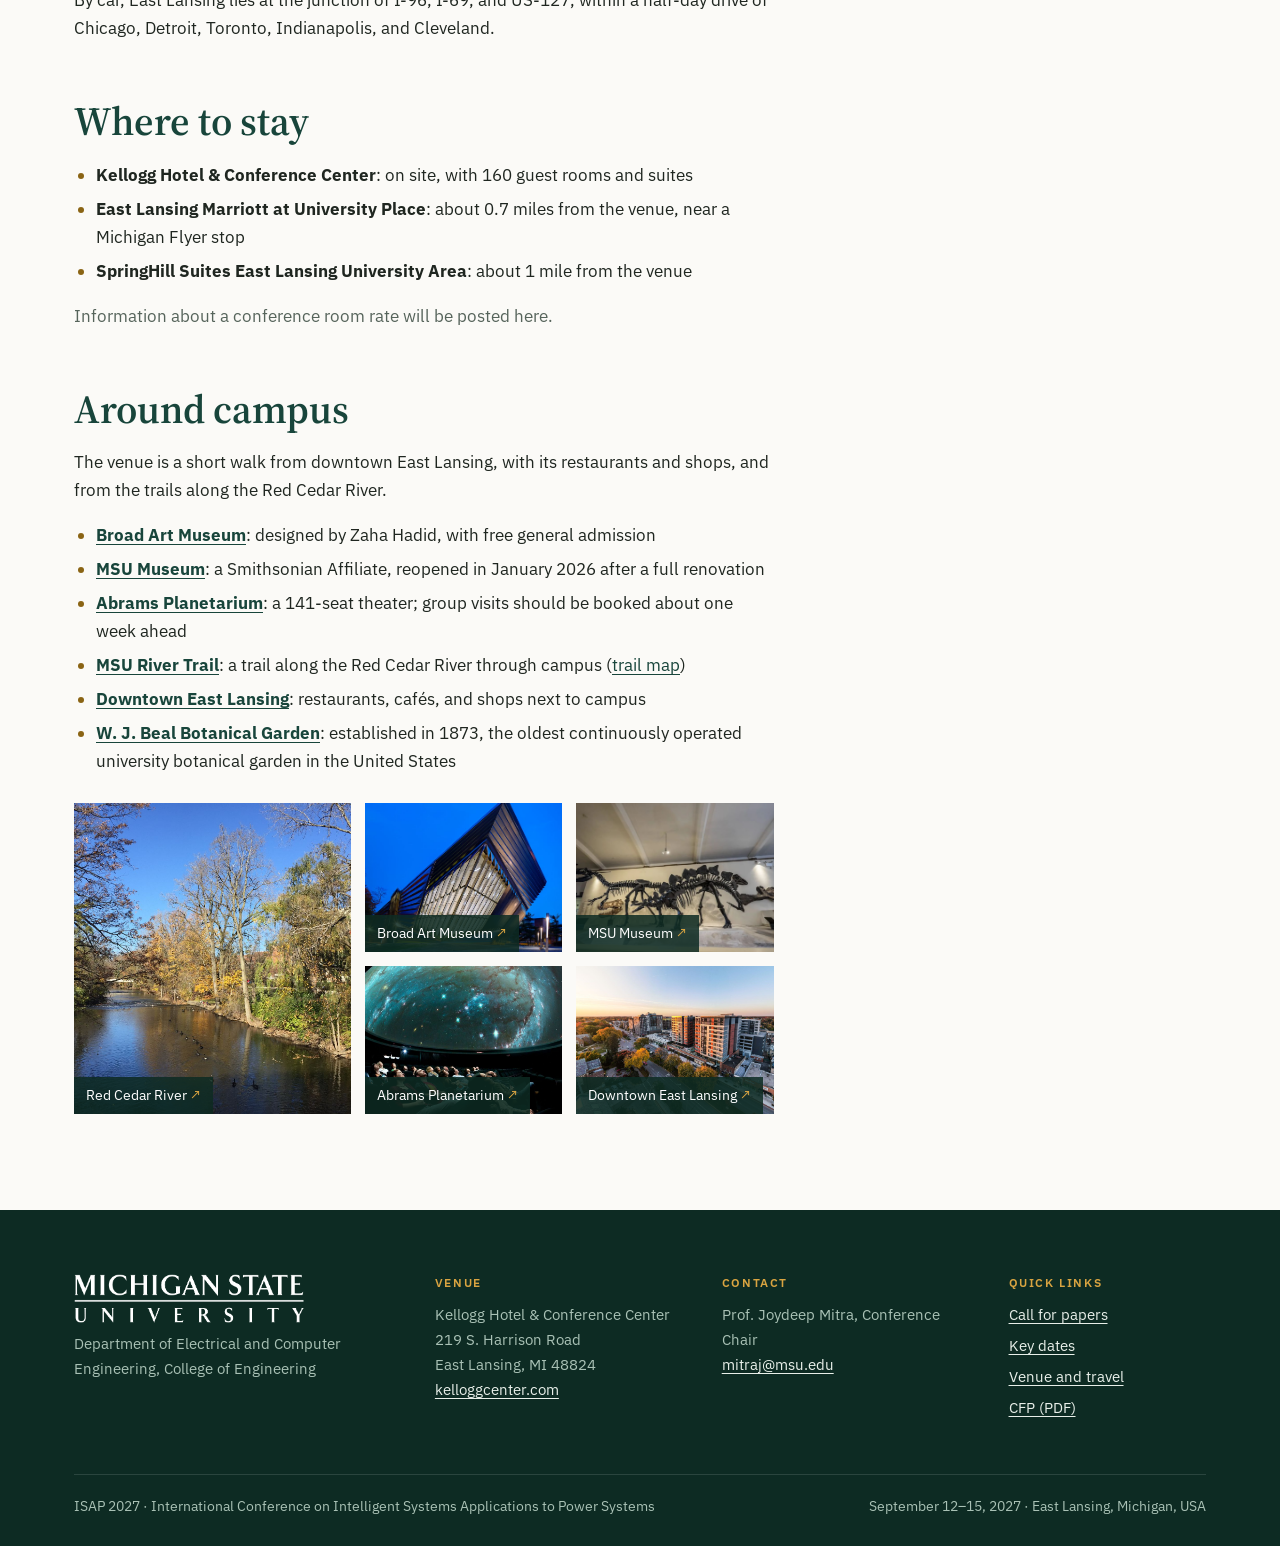
<file: venue/index.html>
<!doctype html>
<html lang="en">
<head>
<meta charset="utf-8">
<meta name="viewport" content="width=device-width, initial-scale=1">
<title>Venue &amp; Travel | ISAP 2027</title>
<meta name="description" content="ISAP 2027 venue: Kellogg Hotel & Conference Center, Michigan State University, East Lansing. Airports, hotels, and places to visit near campus.">
<meta name="theme-color" content="#0d2b23">
<meta name="robots" content="noindex"><!-- draft preview: remove at launch -->
<meta property="og:type" content="website">
<meta property="og:site_name" content="ISAP 2027">
<meta property="og:title" content="Venue &amp; Travel | ISAP 2027">
<meta property="og:url" content="https://isap2027.msu.edu/venue/">
<meta property="og:image" content="https://isap2027.msu.edu/assets/img/share-card.jpg">
<meta property="og:image:width" content="1200">
<meta property="og:image:height" content="630">
<meta property="og:image:alt" content="ISAP 2027 call for papers. September 12–15, 2027, East Lansing, Michigan. Hosted by Michigan State University.">
<meta name="twitter:card" content="summary_large_image">
<link rel="icon" href="../favicon.png">
<link rel="preconnect" href="https://fonts.googleapis.com">
<link rel="preconnect" href="https://fonts.gstatic.com" crossorigin>
<link rel="stylesheet" href="https://fonts.googleapis.com/css2?family=IBM+Plex+Sans:ital,wght@0,400;0,500;0,600;1,400&family=Source+Serif+4:ital,opsz,wght@0,8..60,400;0,8..60,600;0,8..60,700;1,8..60,400&display=swap">
<link rel="stylesheet" href="../css/site.css">
<script>document.documentElement.className = 'js';</script>
</head>
<body>
<a class="skip" href="#main">Skip to content</a>

<header class="site-header">
  <div class="wrap">
    <a class="brand" href="../"><img src="../assets/img/isap-emblem-sm.png" alt="" width="52" height="40"><span><b>ISAP 2027</b></span></a>
    <button class="menu-btn" aria-expanded="false" aria-controls="site-nav"><span></span>Menu</button>
    <nav id="site-nav" class="site-nav" aria-label="Main">
      <ul>
        <li><a href="../callforpapers/">Call for Papers</a></li>
        <li><a href="../submission/">Submission</a></li>
        <li><a href="../dates/">Dates</a></li>
        <li><a href="../program/">Program</a></li>
        <li><a href="../registration/">Registration</a></li>
        <li><a href="../committee/">Committee</a></li>
        <li><a href="../venue/" aria-current="page">Venue &amp; Travel</a></li>
        <li><a href="../contact/">Contact</a></li>
      </ul>
    </nav>
  </div>
</header>

<main id="main">
<section class="page-head">
  <div class="wrap">
    <p class="trail"><a href="../">ISAP 2027</a> / Venue &amp; Travel</p>
    <h1>Venue &amp; Travel</h1>
    <p class="lead">Kellogg Hotel &amp; Conference Center, on the Michigan State University campus in East Lansing, Michigan.</p>
    <div class="bus"></div>
  </div>
</section>

<div class="wrap content">
  <article class="prose">
    <h2>The venue</h2>
    <figure class="venue-photo" style="margin-bottom:24px">
      <img src="../assets/img/kellogg-center.jpg" alt="Entrance of the Kellogg Hotel and Conference Center" width="1600" height="609">
    </figure>
    <p>The Kellogg Hotel &amp; Conference Center places the meeting rooms, guest rooms, and dining of the conference in one building on campus. It offers more than 35,000 square feet of event space, 32 meeting and banquet rooms, and 160 guest rooms and suites. Wi-Fi is free throughout the building, and the center has an on-site audio-visual team and covered parking.</p>
    <p>The State Room Restaurant inside the center is staffed through the MSU School of Hospitality Business. The center also offers accessible guest rooms and meeting spaces. Attendees who need specific accommodations can contact the Kellogg Center Sales &amp; Event Office in advance.</p>
    <p><a class="more" href="https://www.google.com/maps/search/?api=1&amp;query=Kellogg+Hotel+%26+Conference+Center+219+S+Harrison+Rd+East+Lansing+MI+48824">Open in Google Maps</a></p>

    <h2>Getting to East Lansing</h2>
    <table class="stack">
      <thead><tr><th scope="col">Route</th><th scope="col">Time to campus</th><th scope="col">Notes</th></tr></thead>
      <tbody>
        <tr><td class="when">Lansing (LAN)</td><td>15–20 min by car</td><td><a href="https://flylansing.com/">Capital Region International Airport</a>, the closest airport. American and United fly nonstop from Chicago O'Hare, and Delta flies nonstop from Detroit.</td></tr>
        <tr><td class="when">Detroit (DTW)</td><td>About 75 min by car</td><td>Detroit Metropolitan Airport, a major hub and the main gateway for international attendees.</td></tr>
        <tr><td class="when">Michigan Flyer</td><td>About 2 hours</td><td><a href="https://michiganflyer.com/">Michigan Flyer</a> motorcoach service between Detroit Metropolitan Airport and East Lansing, with several round trips a day. Check the current schedule before travel.</td></tr>
      </tbody>
    </table>
    <p>By car, East Lansing lies at the junction of I-96, I-69, and US-127, within a half-day drive of Chicago, Detroit, Toronto, Indianapolis, and Cleveland.</p>

    <h2 id="stay">Where to stay</h2>
    <ul>
      <li><b>Kellogg Hotel &amp; Conference Center</b>: on site, with 160 guest rooms and suites</li>
      <li><b>East Lansing Marriott at University Place</b>: about 0.7 miles from the venue, near a Michigan Flyer stop</li>
      <li><b>SpringHill Suites East Lansing University Area</b>: about 1 mile from the venue</li>
    </ul>
    <p class="muted">Information about a conference room rate will be posted here.</p>

    <h2>Around campus</h2>
    <p>The venue is a short walk from downtown East Lansing, with its restaurants and shops, and from the trails along the Red Cedar River.</p>
    <ul>
      <li><a href="https://broadmuseum.msu.edu/"><b>Broad Art Museum</b></a>: designed by Zaha Hadid, with free general admission</li>
      <li><a href="https://museum.msu.edu/"><b>MSU Museum</b></a>: a Smithsonian Affiliate, reopened in January 2026 after a full renovation</li>
      <li><a href="https://abramsplanetarium.natsci.msu.edu/"><b>Abrams Planetarium</b></a>: a 141-seat theater; group visits should be booked about one week ahead</li>
      <li><a href="https://mitrails.org/trail/msu-river-trail/"><b>MSU River Trail</b></a>: a trail along the Red Cedar River through campus (<a href="https://mitrails.org/wp-content/uploads/2026/06/121_MSU-River-Trail.jpg">trail map</a>)</li>
      <li><a href="https://www.cityofeastlansing.com/2621/Downtown-East-Lansing"><b>Downtown East Lansing</b></a>: restaurants, cafés, and shops next to campus</li>
      <li><a href="https://bealbotanicalgarden.msu.edu/"><b>W. J. Beal Botanical Garden</b></a>: established in 1873, the oldest continuously operated university botanical garden in the United States</li>
    </ul>
    <div class="campus" style="margin-top:28px">
      <figure><img src="../assets/img/red-cedar-river.jpg" alt="The Red Cedar River in autumn on the MSU campus" width="1600" height="1200" loading="lazy"><figcaption><a href="https://mitrails.org/trail/msu-river-trail/">Red Cedar River</a></figcaption></figure>
      <figure><img src="../assets/img/broad-art-museum.jpg" alt="The Broad Art Museum at dusk" width="1200" height="666" loading="lazy"><figcaption><a href="https://broadmuseum.msu.edu/">Broad Art Museum</a></figcaption></figure>
      <figure><img src="../assets/img/msu-museum.jpg" alt="Dinosaur skeletons in the MSU Museum" width="1000" height="663" loading="lazy"><figcaption><a href="https://museum.msu.edu/">MSU Museum</a></figcaption></figure>
      <figure><img src="../assets/img/abrams-planetarium.jpg" alt="Visitors under the dome of Abrams Planetarium" width="1000" height="562" loading="lazy"><figcaption><a href="https://abramsplanetarium.natsci.msu.edu/">Abrams Planetarium</a></figcaption></figure>
      <figure><img src="../assets/img/downtown-east-lansing.jpg" alt="Aerial view of downtown East Lansing at sunset" width="1400" height="933" loading="lazy"><figcaption><a href="https://www.cityofeastlansing.com/2621/Downtown-East-Lansing">Downtown East Lansing</a></figcaption></figure>
    </div>
  </article>

  <aside>
    <div class="aside-note">
      <h3>Address</h3>
      <p>Kellogg Hotel &amp; Conference Center<br>219 S. Harrison Road<br>East Lansing, MI 48824, USA</p>
      <p><a class="more" href="https://kelloggcenter.com/">kelloggcenter.com</a></p>
    </div>
    <div class="aside-note">
      <h3>Dates</h3>
      <p>September 12–15, 2027</p>
      <p><a class="more" href="../dates/#calendar">Add to your calendar</a></p>
    </div>
  </aside>
</div>
</main>

<footer class="site-footer">
  <div class="wrap">
    <div class="foot-grid">
      <div class="foot-mark">
        <img src="../assets/img/msu-wordmark-white.png" alt="Michigan State University" width="725" height="156">
        <p>Department of Electrical and Computer Engineering, College of Engineering</p>
      </div>
      <div>
        <h2>Venue</h2>
        <p>Kellogg Hotel &amp; Conference Center<br>219 S. Harrison Road<br>East Lansing, MI 48824<br><a href="https://kelloggcenter.com/">kelloggcenter.com</a></p>
      </div>
      <div>
        <h2>Contact</h2>
        <p>Prof. Joydeep Mitra, Conference Chair<br><a href="mailto:mitraj@msu.edu">mitraj@msu.edu</a></p>
      </div>
      <div>
        <h2>Quick links</h2>
        <ul>
          <li><a href="../callforpapers/">Call for papers</a></li>
          <li><a href="../dates/">Key dates</a></li>
          <li><a href="../venue/">Venue and travel</a></li>
          <li><a href="../assets/docs/ISAP2027_Call_for_Papers.pdf">CFP (PDF)</a></li>
        </ul>
      </div>
    </div>
    <div class="foot-base">
      <span>ISAP 2027 · International Conference on Intelligent Systems Applications to Power Systems</span>
      <span>September 12–15, 2027 · East Lansing, Michigan, USA</span>
    </div>
  </div>
</footer>

<script src="../js/site.js" defer></script>
</body>
</html>
</file>
<file: css/site.css>
/* ISAP 2027 site stylesheet.
   Visual language: a power-system single-line diagram.
   Busbar = heavy gold rule; breaker = small square; feeder = timeline. */

:root {
  --green-900: #0d2b23;
  --green: #18453B;
  --green-700: #24584b;
  --tint: #eef4f0;
  --gold: #d9a441;
  --gold-text: #8a6414;          /* gold that passes AA on white */
  /* "Live" colour: marks what needs action now (next deadline, primary button).
     Fill works on green and on white; --live-text is the AA tone for text on white. */
  --live: var(--gold);           /* gold; no red or copper (user, 2026-11-26) */
  --live-text: var(--gold-text);
  --on-live: var(--green-900);   /* dark text on gold: 6.7:1 */
  --ink: #1f2620;
  --muted: #56645b;
  --rule: #d3ddd6;
  --paper: #fbfaf7;
  --on-green: #e8efe9;
  --on-green-muted: #a9c1b5;
  --serif: "Source Serif 4", Georgia, "Times New Roman", serif;
  --sans: "IBM Plex Sans", "Segoe UI", Arial, sans-serif;
  --wrap: 1180px;
  --gutter: 24px;
}

*, *::before, *::after { box-sizing: border-box; }
html { -webkit-text-size-adjust: 100%; scroll-padding-top: 88px; }
body {
  margin: 0;
  background: var(--paper);
  color: var(--ink);
  font: 400 1.0625rem/1.65 var(--sans);
  font-variant-numeric: tabular-nums;
}
img { max-width: 100%; height: auto; display: block; }
a { color: var(--green); text-decoration-thickness: 1px; text-underline-offset: 3px; }
a:hover { color: var(--live-text); }
:focus-visible { outline: 3px solid var(--gold); outline-offset: 3px; }
h1, h2, h3, h4 { font-family: var(--serif); color: var(--green); line-height: 1.15; margin: 0; font-weight: 600; }
p { margin: 0 0 1em; }
.wrap { max-width: var(--wrap); margin: 0 auto; padding: 0 var(--gutter); }
.skip { position: absolute; left: -999px; top: 8px; background: var(--gold); color: var(--green-900); padding: 8px 14px; z-index: 100; }
.skip:focus { left: 8px; }

/* ---------- Header ---------- */
.site-header {
  position: sticky; top: 0; z-index: 50;
  background: var(--paper);
  border-bottom: 1px solid var(--rule);
}
.site-header .wrap { display: flex; align-items: center; gap: 24px; min-height: 72px; }
.brand { display: flex; align-items: center; gap: 12px; text-decoration: none; color: var(--green); margin-right: auto; }
.brand:hover { color: var(--live); }
.brand img { width: 52px; }
/* Wordmark: capital letters as tall as the 40 px emblem */
.brand b { font: 700 54px/1 var(--serif); letter-spacing: -0.5px; display: block; white-space: nowrap; }
.site-nav ul { list-style: none; margin: 0; padding: 0; display: flex; gap: 2px; }
.site-nav a {
  display: block; padding: 8px 10px; font-size: 0.9rem; font-weight: 500; white-space: nowrap;
  color: var(--ink); text-decoration: none; border-bottom: 3px solid transparent;
}
.site-nav a:hover { color: var(--green); border-bottom-color: var(--rule); }
.site-nav a[aria-current="page"] { color: var(--green); border-bottom-color: var(--gold); }
.menu-btn { display: none; }

@media (max-width: 1200px) {
  .js .menu-btn {
    display: inline-flex; align-items: center; gap: 8px;
    font: 500 0.95rem var(--sans); color: var(--green);
    background: none; border: 1px solid var(--rule); padding: 8px 14px; cursor: pointer;
  }
  .menu-btn span { display: block; width: 18px; height: 2px; background: currentColor; box-shadow: 0 -5px 0 currentColor, 0 5px 0 currentColor; }
  .site-header .wrap { flex-wrap: wrap; }
  .site-nav { width: 100%; }
  .js .site-nav { display: none; }
  .js .site-nav.open { display: block; }
  .site-nav ul { flex-direction: column; padding: 4px 0 14px; }
  .site-nav a { border-bottom: 1px solid var(--rule); border-left: 3px solid transparent; padding: 12px 8px; }
  .site-nav a[aria-current="page"] { border-bottom-color: var(--rule); border-left-color: var(--gold); }
}

/* ---------- Buttons ---------- */
.btn {
  display: inline-block; padding: 13px 22px; font: 600 0.95rem/1 var(--sans);
  text-decoration: none; background: var(--live); color: var(--on-live);
  border: 2px solid var(--live);
}
.btn:hover { color: var(--on-live); filter: brightness(1.08); }
.btn.ghost { background: transparent; color: inherit; border-color: currentColor; }
.btn.ghost:hover { background: rgba(255, 255, 255, 0.08); color: inherit; }
.btn.dark { background: var(--green); border-color: var(--green); color: #fff; }
.btn.dark:hover { background: var(--green-700); border-color: var(--green-700); }
.btn.off, .btn.off:hover { background: transparent; border: 2px dashed var(--rule); color: var(--muted); cursor: default; }

/* ---------- Hero ---------- */
.hero { background: var(--green-900); color: var(--on-green); }
.hero-grid { display: grid; grid-template-columns: minmax(0, 1.15fr) minmax(0, 0.85fr); }
.hero-text {
  padding: 40px 56px 36px max(var(--gutter), calc((100vw - var(--wrap)) / 2 + var(--gutter)));
}
.hero-emblem { width: 108px; margin: 0 0 16px -4px; }
.eyebrow { font-size: 0.82rem; letter-spacing: 1.6px; text-transform: uppercase; color: var(--gold); margin-bottom: 14px; font-weight: 500; }
.hero h1 { color: #fff; font-weight: 400; font-size: clamp(1.35rem, 2.2vw, 1.75rem); line-height: 1.3; max-width: 34ch; }
.hero h1 .mark {
  display: block; font-weight: 700; font-size: clamp(3.2rem, 7.4vw, 6rem);
  line-height: 0.95; letter-spacing: -1px; margin-bottom: 14px;
}
.hero .theme { font-family: var(--serif); font-style: italic; color: var(--gold); font-size: 1.15rem; margin: 14px 0 22px; max-width: 48ch; }
.facts { display: grid; grid-template-columns: auto 1fr; gap: 6px 18px; margin: 0 0 26px; font-size: 1rem; }
.facts dt { color: var(--on-green-muted); font-size: 0.8rem; letter-spacing: 1.2px; text-transform: uppercase; padding-top: 3px; }
.facts dd { margin: 0; color: #fff; }
.facts dd b { font-family: var(--serif); font-size: 1.3rem; font-weight: 600; }
.facts dd a { color: #fff; text-decoration: none; }
.facts dd a:hover { color: var(--gold); }
.actions { display: flex; flex-wrap: wrap; gap: 12px; margin: 0; }
.hero-photo { margin: 0; position: relative; min-height: 420px; }
.hero-photo img { position: absolute; inset: 0; width: 100%; height: 100%; object-fit: cover; object-position: 50% 35%; }
.hero-photo figcaption {
  position: absolute; right: 0; bottom: 0; padding: 6px 12px;
  background: rgba(13, 43, 35, 0.82); color: var(--on-green); font-size: 0.78rem;
}

/* ---------- Feeder timeline (key dates) ---------- */
.feeder-band { background: var(--green-900); color: var(--on-green); padding: 10px 0 48px; border-top: 1px solid rgba(255,255,255,0.08); }
.feeder-band .label { font-size: 0.8rem; letter-spacing: 1.6px; text-transform: uppercase; color: var(--on-green-muted); margin: 26px 0 0; display: flex; justify-content: space-between; gap: 16px; flex-wrap: wrap; }
.feeder-band .label a { color: var(--gold); text-transform: none; letter-spacing: 0; font-size: 0.9rem; }
.feeder {
  list-style: none; margin: 18px 0 0; padding: 0; position: relative;
  display: grid; grid-template-columns: repeat(5, minmax(0, 1fr)) minmax(0, 1.3fr); gap: 0 20px;
}
.feeder::before { /* the busbar */
  content: ""; position: absolute; left: 0; right: 0; top: 0; height: 5px; background: var(--gold);
}
.feeder li { position: relative; padding-top: 52px; }
.feeder li::before { /* the feeder drop */
  content: ""; position: absolute; left: 8px; top: 5px; width: 2px; height: 24px; background: var(--gold);
}
.brk { /* breaker: hollow = upcoming, filled = passed */
  position: absolute; left: 1px; top: 28px; width: 16px; height: 16px;
  border: 2px solid var(--gold); background: var(--green-900);
}
.feeder .d { display: block; font-family: var(--serif); font-size: 1.3rem; font-weight: 600; color: #fff; line-height: 1.2; }
.feeder .t { display: block; font-size: 0.92rem; color: var(--on-green-muted); margin-top: 4px; line-height: 1.4; }
.tag { display: none; font-size: 0.7rem; font-weight: 600; letter-spacing: 1px; text-transform: uppercase; background: var(--live); color: var(--on-live); padding: 2px 7px; margin-top: 8px; }
.feeder .done .brk { background: var(--on-green-muted); border-color: var(--on-green-muted); }
.feeder .done .d, .feeder .done .t { opacity: 0.55; }
.feeder .next .brk { background: var(--live); border-color: var(--live); }
.feeder .next .tag { display: inline-block; }
.feeder .load .brk { /* the conference itself: a load arrow */
  border: 0; background: none; width: 0; height: 0; left: 0; top: 29px;
  border-left: 9px solid transparent; border-right: 9px solid transparent; border-top: 15px solid var(--live);
}
.feeder .load .d { color: var(--live); }

@media (max-width: 860px) {
  .feeder { grid-template-columns: 1fr; padding-left: 0; margin-top: 22px; }
  .feeder::before { left: 0; top: 0; bottom: 0; right: auto; width: 5px; height: auto; }
  .feeder li { padding: 0 0 22px 58px; }
  .feeder li::before { left: 5px; top: 13px; width: 26px; height: 2px; }
  .brk { left: 30px; top: 6px; }
  .feeder .load .brk { left: 30px; top: 7px; border-left: 15px solid var(--live); border-top: 9px solid transparent; border-bottom: 9px solid transparent; border-right: 0; }
}

/* ---------- Sections ---------- */
section.block { padding: 84px 0; }
section.block.tint { background: var(--tint); }
.kicker {
  display: flex; align-items: center; gap: 12px; margin: 0 0 14px;
  font-size: 0.8rem; font-weight: 600; letter-spacing: 1.6px; text-transform: uppercase; color: var(--gold-text);
}
.kicker::before { content: ""; width: 40px; height: 5px; background: var(--gold); flex: none; }
.block h2, .content h2 { font-size: clamp(1.8rem, 3.2vw, 2.5rem); }
.lead { font-size: 1.2rem; line-height: 1.6; color: var(--ink); max-width: 62ch; }
.muted { color: var(--muted); }
.two-col { display: grid; grid-template-columns: minmax(0, 1fr) minmax(0, 1fr); gap: 64px; align-items: start; }
.split-head { display: grid; grid-template-columns: minmax(0, 5fr) minmax(0, 7fr); gap: 64px; align-items: end; margin-bottom: 44px; }
.split-head p { margin: 0; color: var(--muted); }
.more { font-weight: 600; text-decoration: none; border-bottom: 2px solid var(--gold); padding-bottom: 2px; }
.more::after { content: " \2192"; }

.aside-note { border-top: 5px solid var(--gold); background: #fff; padding: 22px 24px; }
.aside-note h3 { font-size: 1.2rem; margin-bottom: 8px; }
.aside-note p:last-child { margin-bottom: 0; }

/* ---------- Tracks (numbered list, as in the flyer) ---------- */
.tracks { list-style: none; margin: 0; padding: 0; display: grid; grid-template-columns: repeat(2, minmax(0, 1fr)); gap: 0 56px; counter-reset: trk; }
.tracks > li { counter-increment: trk; display: grid; grid-template-columns: 52px 1fr; gap: 0 14px; padding: 20px 0 22px; border-top: 1px solid var(--rule); }
.tracks > li::before {
  content: counter(trk, decimal-leading-zero);
  font: 600 2rem/1 var(--serif); color: var(--gold-text); padding-top: 2px;
}
.tracks h3 { font-size: 1.15rem; line-height: 1.3; }
.tracks ul { grid-column: 2; margin: 10px 0 0; padding-left: 18px; color: var(--muted); font-size: 0.96rem; }
.tracks ul li { margin-bottom: 4px; }
.tracks ul li::marker { color: var(--gold-text); }

/* ---------- Venue / campus ---------- */
.venue-photo { margin: 0 0 36px; }
.venue-photo img { width: 100%; aspect-ratio: 21 / 8; object-fit: cover; }
.figures { display: grid; grid-template-columns: repeat(4, minmax(0, 1fr)); gap: 0; margin: 0; border-top: 1px solid var(--rule); }
.figures div { padding: 18px 20px 0 0; }
.figures dt { font: 600 2rem/1.1 var(--serif); color: var(--green); }
.figures dd { margin: 4px 0 0; color: var(--muted); font-size: 0.92rem; }
.campus { display: grid; grid-template-columns: 1.4fr 1fr 1fr; grid-template-rows: auto auto; gap: 14px; margin-top: 40px; }
.campus figure { margin: 0; position: relative; overflow: hidden; background: var(--green-900); }
.campus figure:first-child { grid-row: span 2; }
.campus img { width: 100%; height: 100%; object-fit: cover; aspect-ratio: 4 / 3; }
.campus figure:first-child img { aspect-ratio: auto; }
.campus figcaption {
  position: absolute; left: 0; bottom: 0; padding: 7px 12px;
  background: rgba(13, 43, 35, 0.85); color: #fff; font-size: 0.86rem;
}
/* The caption link covers the whole photo, so the tile is one click target */
.campus figcaption a { color: #fff; text-decoration: none; }
.campus figcaption a::after { content: ""; position: absolute; inset: 0; z-index: 1; }
.campus figcaption::after { content: "\00a0\2197"; color: var(--gold); }
.campus figure:hover img { opacity: 0.9; }
.campus figure:hover figcaption a { text-decoration: underline; text-underline-offset: 3px; }
.campus figcaption { z-index: 2; }
.campus figure { isolation: isolate; }

/* ---------- People ---------- */
.person { display: flex; gap: 18px; align-items: flex-start; padding: 22px 0; border-top: 1px solid var(--rule); }
.person p { margin: 0; }
.person img { width: 160px; flex: none; border-bottom: 5px solid var(--gold); }
@media (max-width: 680px) { .person img { width: 112px; } }
.person .role { font-size: 0.8rem; font-weight: 600; letter-spacing: 1.4px; text-transform: uppercase; color: var(--gold-text); margin-bottom: 4px; }
.person .name { font: 600 1.35rem/1.2 var(--serif); color: var(--green); }
.person .aff { color: var(--muted); font-size: 0.95rem; }
.tba { color: var(--muted); font-style: italic; }

/* ---------- Inner pages ---------- */
.page-head { background: var(--green-900); color: var(--on-green); padding: 56px 0 0; }
.page-head .trail { font-size: 0.85rem; color: var(--on-green-muted); margin-bottom: 14px; }
.page-head .trail a { color: var(--on-green-muted); }
.page-head h1 { color: #fff; font-size: clamp(2.2rem, 5vw, 3.6rem); font-weight: 600; }
.page-head .lead { color: var(--on-green); margin: 16px 0 0; }
.page-head .bus { height: 5px; background: var(--gold); margin-top: 44px; position: relative; }
.page-head .bus::after { /* one breaker on the bus, as a page marker */
  content: ""; position: absolute; left: 0; top: -6px; width: 17px; height: 17px; background: var(--green-900); border: 2px solid var(--gold);
}
.content { display: grid; grid-template-columns: minmax(0, 1fr) 300px; gap: 64px; padding-top: 64px; padding-bottom: 96px; align-items: start; }
.content > aside { position: sticky; top: 100px; display: grid; gap: 20px; }
.prose { max-width: 70ch; }
.prose h2 { margin: 56px 0 16px; }
.prose h2:first-child { margin-top: 0; }
.prose h3 { font-size: 1.3rem; margin: 32px 0 10px; }
.prose ul, .prose ol { padding-left: 22px; }
.prose li { margin-bottom: 6px; }
.prose li::marker { color: var(--gold-text); }

table { width: 100%; border-collapse: collapse; margin: 8px 0 24px; font-size: 1rem; }
th, td { text-align: left; padding: 12px 14px 12px 0; border-bottom: 1px solid var(--rule); vertical-align: top; }
th { font-size: 0.8rem; letter-spacing: 1.2px; text-transform: uppercase; color: var(--muted); font-weight: 600; border-bottom: 2px solid var(--green); }
td.when { font-family: var(--serif); font-weight: 600; color: var(--green); white-space: nowrap; }
tr.done td { color: var(--muted); }
tr.done td.when { text-decoration: line-through; text-decoration-color: var(--gold); }
tr .tag { margin: 0 0 0 10px; vertical-align: 2px; }
tr.next .tag { display: inline-block; }

.schedule { list-style: none; margin: 0; padding: 0; }
.schedule li { display: grid; grid-template-columns: 170px 1fr; gap: 20px; padding: 18px 0; border-top: 1px solid var(--rule); }
.schedule .day { font: 600 1.25rem/1.25 var(--serif); color: var(--green); }
.schedule .day small { display: block; font: 400 0.85rem var(--sans); color: var(--muted); margin-top: 2px; }

.notice { border-left: 5px solid var(--gold); background: #fff; padding: 16px 20px; margin: 0 0 28px; }
.tracks.one { grid-template-columns: 1fr; }
.prose .tracks { padding-left: 0; }
.prose .tracks h3 { margin: 0; }
.prose .tracks ul { padding-left: 18px; list-style: disc; }

/* Mailing-list sign-up */
.signup { border-top: 1px solid var(--rule); }
.signup-grid { display: grid; grid-template-columns: minmax(0, 7fr) minmax(0, 5fr); gap: 64px; align-items: center; }
.signup h2 { margin-bottom: 12px; }
.signup-box { border-left: 5px solid var(--gold); padding: 6px 0 6px 28px; }
.signup-box .fine { margin: 14px 0 0; font-size: 0.85rem; color: var(--muted); }

/* Calendar tool on the dates page */
.cal-actions { display: flex; flex-wrap: wrap; gap: 12px; margin: 8px 0 28px; }
td.cal { white-space: nowrap; font-size: 0.88rem; }
td.cal a { margin-right: 12px; }

/* Compact key dates in the side column */
.mini-dates { list-style: none; margin: 0; padding: 0; }
.mini-dates li { position: relative; padding: 10px 0 10px 26px; border-top: 1px solid var(--rule); font-size: 0.92rem; line-height: 1.4; }
.mini-dates .brk { left: 0; top: 14px; width: 13px; height: 13px; background: #fff; border-color: var(--gold-text); }
.mini-dates b { display: block; font-family: var(--serif); color: var(--green); font-size: 1rem; }
.mini-dates .done { color: var(--muted); }
.mini-dates .done b { text-decoration: line-through; text-decoration-color: var(--gold); color: var(--muted); }
.mini-dates .done .brk { background: var(--muted); border-color: var(--muted); }
.mini-dates .next .brk { background: var(--live); border-color: var(--live-text); }
.mini-dates .next .tag { display: inline-block; margin: 6px 0 0; }

/* ---------- Footer ---------- */
.site-footer { background: var(--green-900); color: var(--on-green-muted); padding: 64px 0 28px; font-size: 0.95rem; }
.site-footer a { color: var(--on-green); }
.site-footer a:hover { color: var(--gold); }
.foot-grid { display: grid; grid-template-columns: 1.3fr 1fr 1fr 0.8fr; gap: 40px; }
.foot-grid h2 { font: 600 0.78rem var(--sans); letter-spacing: 1.6px; text-transform: uppercase; color: var(--gold); margin-bottom: 12px; }
.foot-grid ul { list-style: none; margin: 0; padding: 0; }
.foot-grid li { margin-bottom: 6px; }
.foot-mark img { width: 230px; margin-bottom: 8px; }
.foot-mark p { margin: 0; color: var(--on-green-muted); }
.foot-base { margin-top: 48px; padding-top: 20px; border-top: 1px solid rgba(255, 255, 255, 0.12); display: flex; justify-content: space-between; flex-wrap: wrap; gap: 12px; font-size: 0.85rem; }

/* ---------- Responsive ---------- */
@media (max-width: 960px) {
  .hero-grid { grid-template-columns: 1fr; }
  .hero-text { padding: 40px var(--gutter) 36px; }
  .hero-photo { min-height: 0; aspect-ratio: 16 / 9; order: -1; }
  .two-col, .split-head, .signup-grid { grid-template-columns: 1fr; gap: 28px; }
  .content { grid-template-columns: 1fr; gap: 40px; }
  .content > aside { position: static; }
  .foot-grid { grid-template-columns: 1fr 1fr; }
  .figures { grid-template-columns: repeat(2, minmax(0, 1fr)); }
}
@media (max-width: 680px) {
  :root { --gutter: 16px; }
  body { font-size: 1rem; }
  section.block { padding: 60px 0; }
  .tracks { grid-template-columns: 1fr; }
  .campus { grid-template-columns: 1fr 1fr; }
  .campus figure:first-child { grid-column: span 2; grid-row: auto; }
  .campus figure:first-child img { aspect-ratio: 16 / 9; }
  .schedule li { grid-template-columns: 1fr; gap: 6px; }
  /* Tables marked "stack" turn each row into a small block on phones */
  table.stack thead { display: none; }
  table.stack tr { display: block; padding: 14px 0; border-bottom: 1px solid var(--rule); }
  table.stack td { display: block; border: 0; padding: 2px 0; white-space: normal; }
  table.stack td.cal { padding-top: 8px; }
  .foot-grid { grid-template-columns: 1fr; }
  .hero-emblem { width: 110px; }
  .brand b { font-size: 38px; }
  th, td { padding-right: 8px; }
}
</file>
